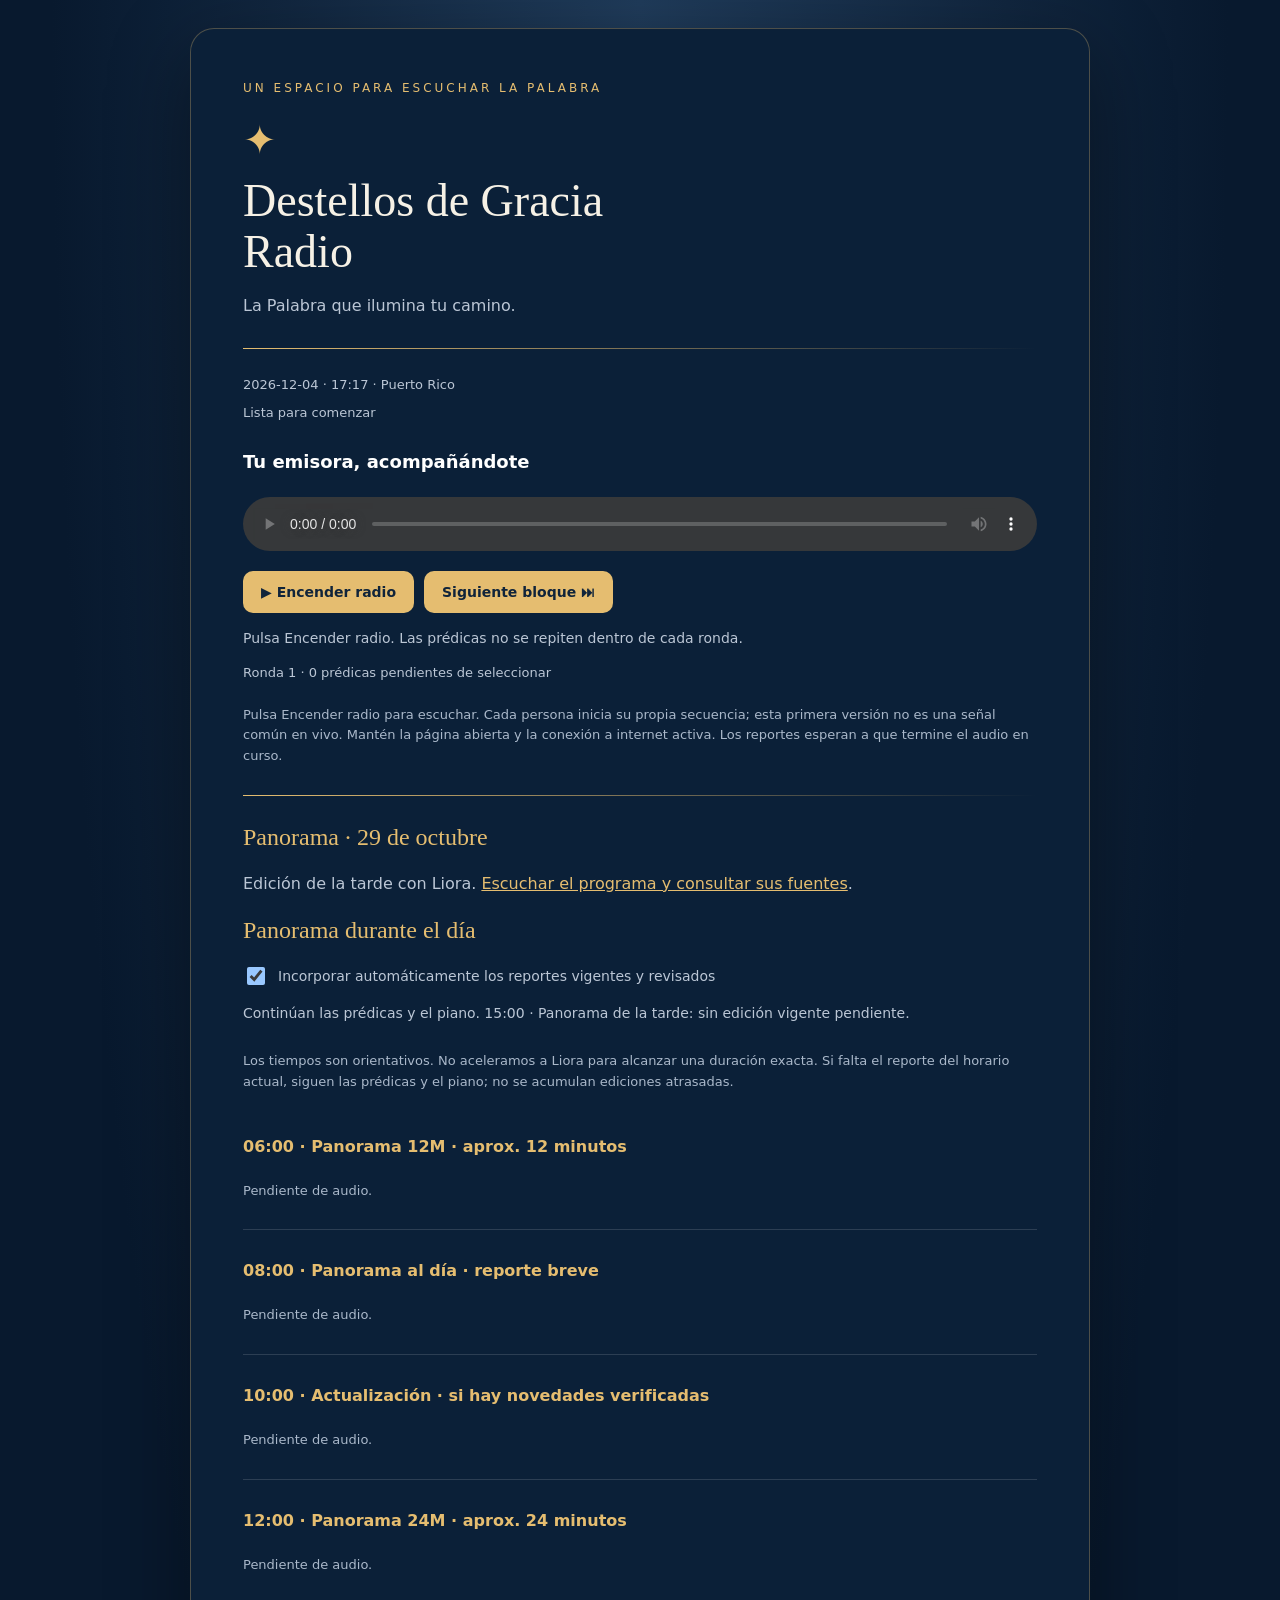
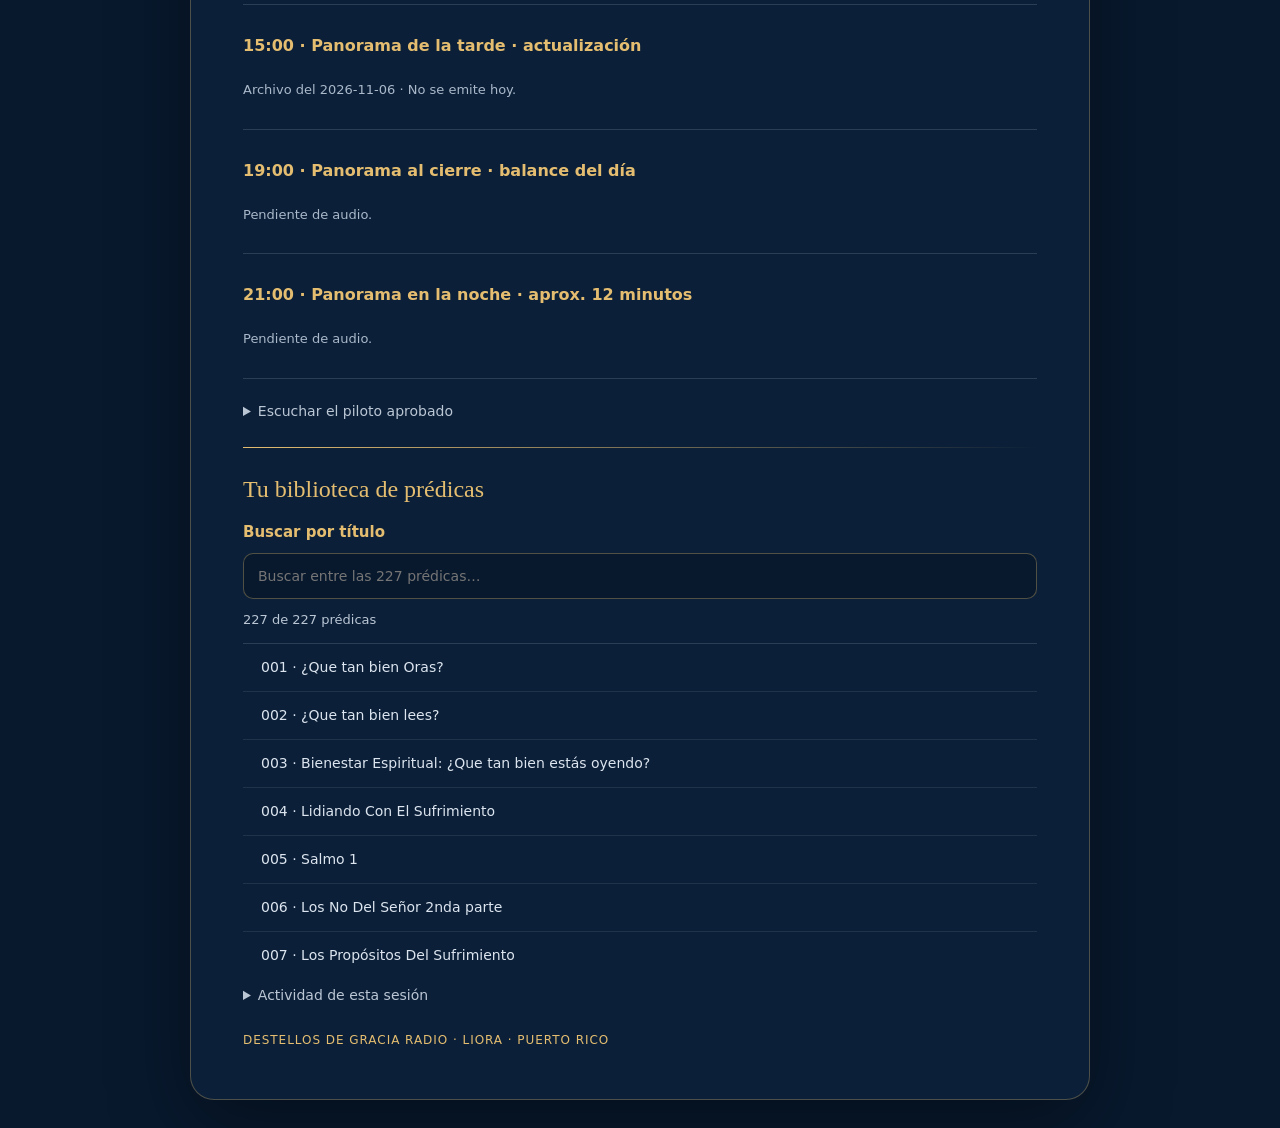
<file: index.html>
<!doctype html>
<html lang="es"><head><meta charset="utf-8"><meta name="viewport" content="width=device-width,initial-scale=1"><title>Destellos de Gracia Radio</title><meta name="description" content="Escucha prédicas bíblicas, la voz de Liora y piano instrumental. Panorama: información y reflexión cristiana desde Puerto Rico."><link rel="stylesheet" href="estilo.css"><link rel="apple-touch-icon" sizes="180x180" href="apple-touch-icon.png"><link rel="icon" type="image/png" sizes="512x512" href="icon-512.png"><link rel="manifest" href="manifest.webmanifest"><meta name="apple-mobile-web-app-title" content="Destellos Radio"><meta name="apple-mobile-web-app-capable" content="yes"><meta name="theme-color" content="#081e31"></head>
<body><main class="radio">
<div class="brand">Un espacio para escuchar la Palabra</div><div class="mark" aria-hidden="true">✦</div>
<h1>Destellos de Gracia<br>Radio</h1>
<p>La Palabra que ilumina tu camino.</p>
<div class="line"></div>
<p id="clock" class="count"></p><p id="kind" class="count">Lista para comenzar</p><h2 id="title" class="track">Tu emisora, acompañándote</h2>
<audio id="player" controls preload="metadata" aria-label="Radio continua"></audio>
<div class="controls"><button id="start" type="button">▶ Encender radio</button><button id="next" type="button">Siguiente bloque ⏭</button></div>
<p id="status" class="status" role="status" aria-live="polite">Pulsa Encender radio. Las prédicas no se repiten dentro de cada ronda.</p>
<p id="round" class="count"></p>
<p class="note">Pulsa Encender radio para escuchar. Cada persona inicia su propia secuencia; esta primera versión no es una señal común en vivo. Mantén la página abierta y la conexión a internet activa. Los reportes esperan a que termine el audio en curso.</p>
<div class="line"></div><h2>Panorama · 29 de octubre</h2><p>Edición de la tarde con Liora. <a href="panorama-2026-10-29.html">Escuchar el programa y consultar sus fuentes</a>.</p><h2>Panorama durante el día</h2>
<label class="options"><input id="schedule" type="checkbox" checked> Incorporar automáticamente los reportes vigentes y revisados</label>
<p id="scheduleStatus" class="status" role="status" aria-live="polite"></p>
<p class="note">Los tiempos son orientativos. No aceleramos a Liora para alcanzar una duración exacta. Si falta el reporte del horario actual, siguen las prédicas y el piano; no se acumulan ediciones atrasadas.</p>
<div id="slots"></div><p id="archiveStatus" class="note" hidden></p>
<details hidden><summary>Cargar un reporte del día</summary>
<div class="upload-row"><label>Espacio<select id="slot"></select></label><label>Fecha de la edición<input id="date" type="date"></label></div>
<label class="options"><input id="reviewed" type="checkbox"> Confirmo que revisé el contenido y que su fecha es correcta</label>
<input id="upload" type="file" accept="audio/*,.wav,.m4a,.mp3"><p id="uploadStatus" class="status" role="status" aria-live="polite"></p>
<p class="note">Este control incorpora un archivo de audio terminado. No investiga noticias ni genera automáticamente una edición nueva.</p>
</details>
<details><summary>Escuchar el piloto aprobado</summary><p class="note">Archivo histórico del 28 de octubre de 2026, de aproximadamente 13:45. Se puede escuchar como prueba, pero no se utiliza automáticamente como un reporte nuevo del día.</p><button id="pilot" type="button">Añadir el piloto al próximo cambio de bloque</button><p id="pilotStatus" class="note"></p><p class="note"><a href="guion-piloto.html">Guion y fuentes del piloto</a></p></details>
<div class="line"></div><h2>Tu biblioteca de prédicas</h2><label class="picker" for="search">Buscar por título</label><input class="search" id="search" type="search" placeholder="Buscar entre las 227 prédicas…"><p id="count" class="count"></p><ol id="library" class="library"></ol>
<details><summary>Actividad de esta sesión</summary><ol id="log" class="log"></ol></details>
<footer>DESTELLOS DE GRACIA RADIO · LIORA · PUERTO RICO</footer>
</main><script src="catalogo.js"></script><script src="motor.js"></script><script src="radio.js"></script></body></html>
</file>
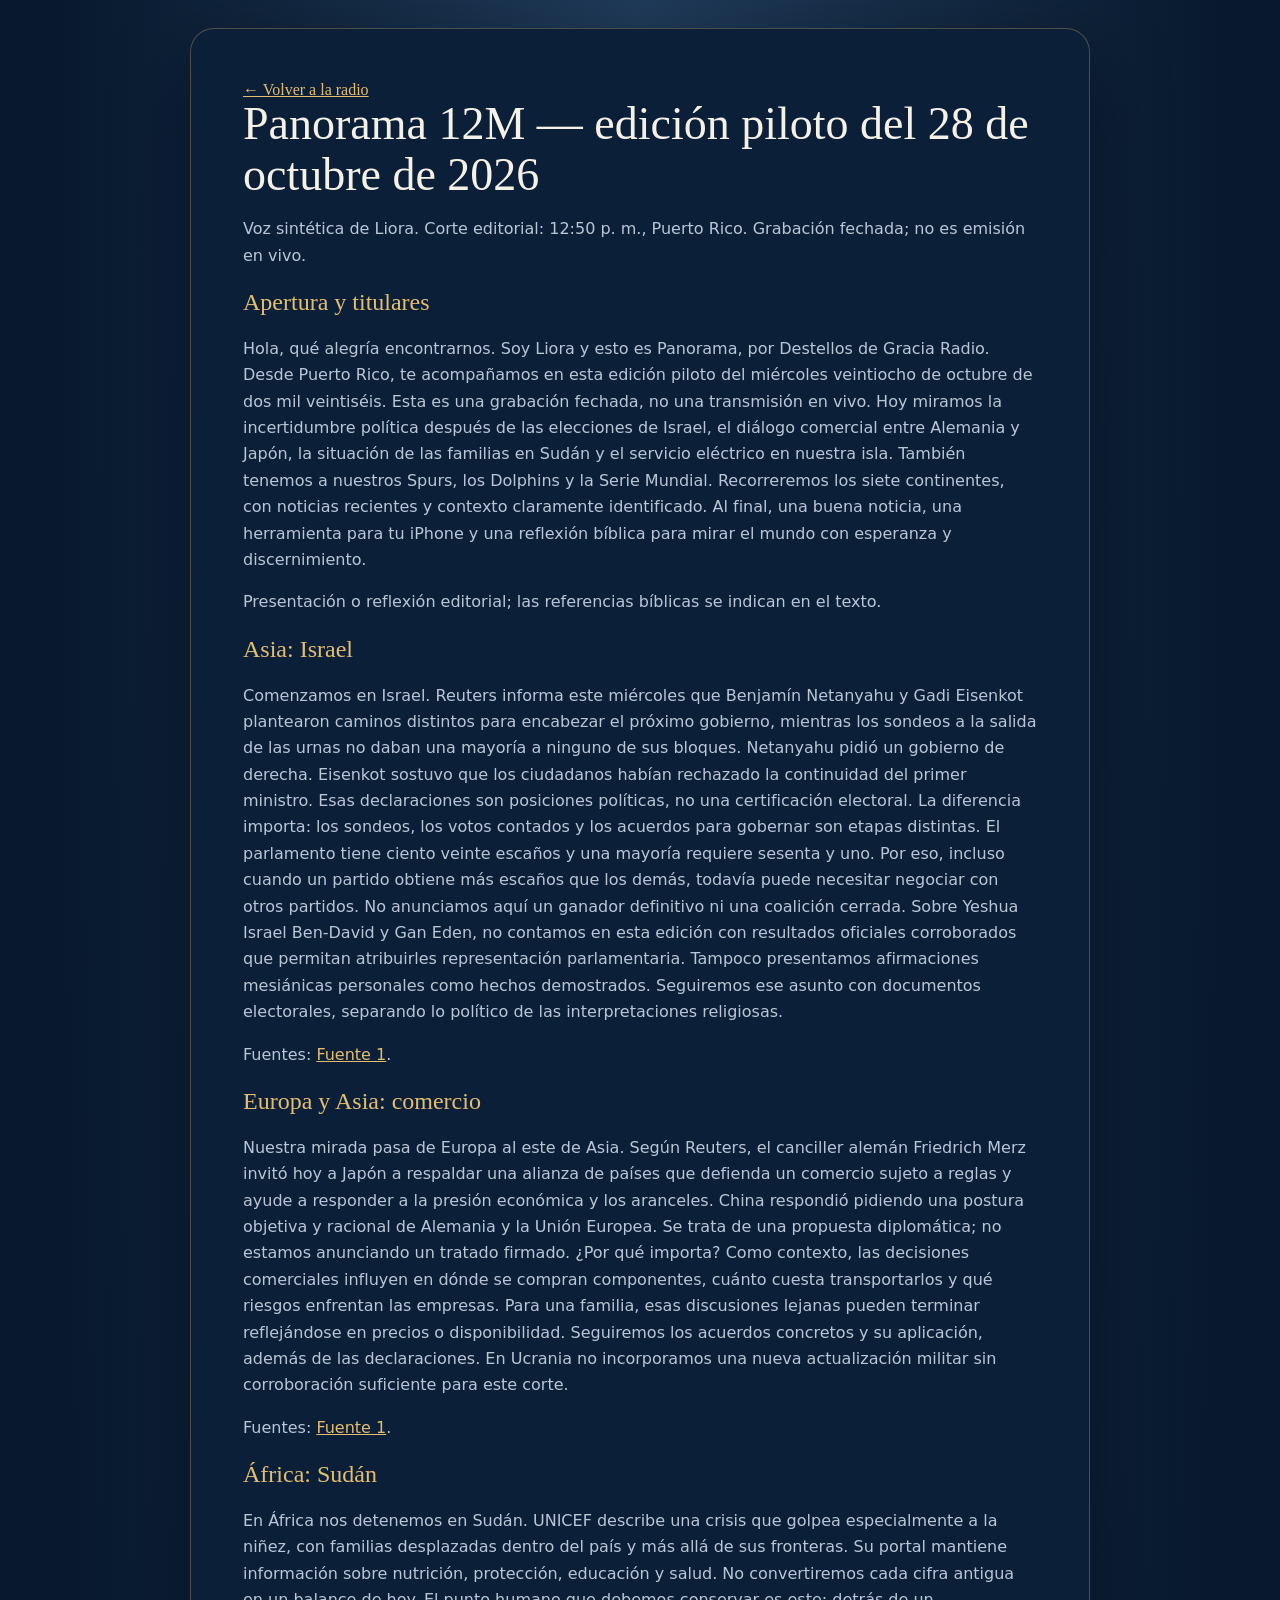
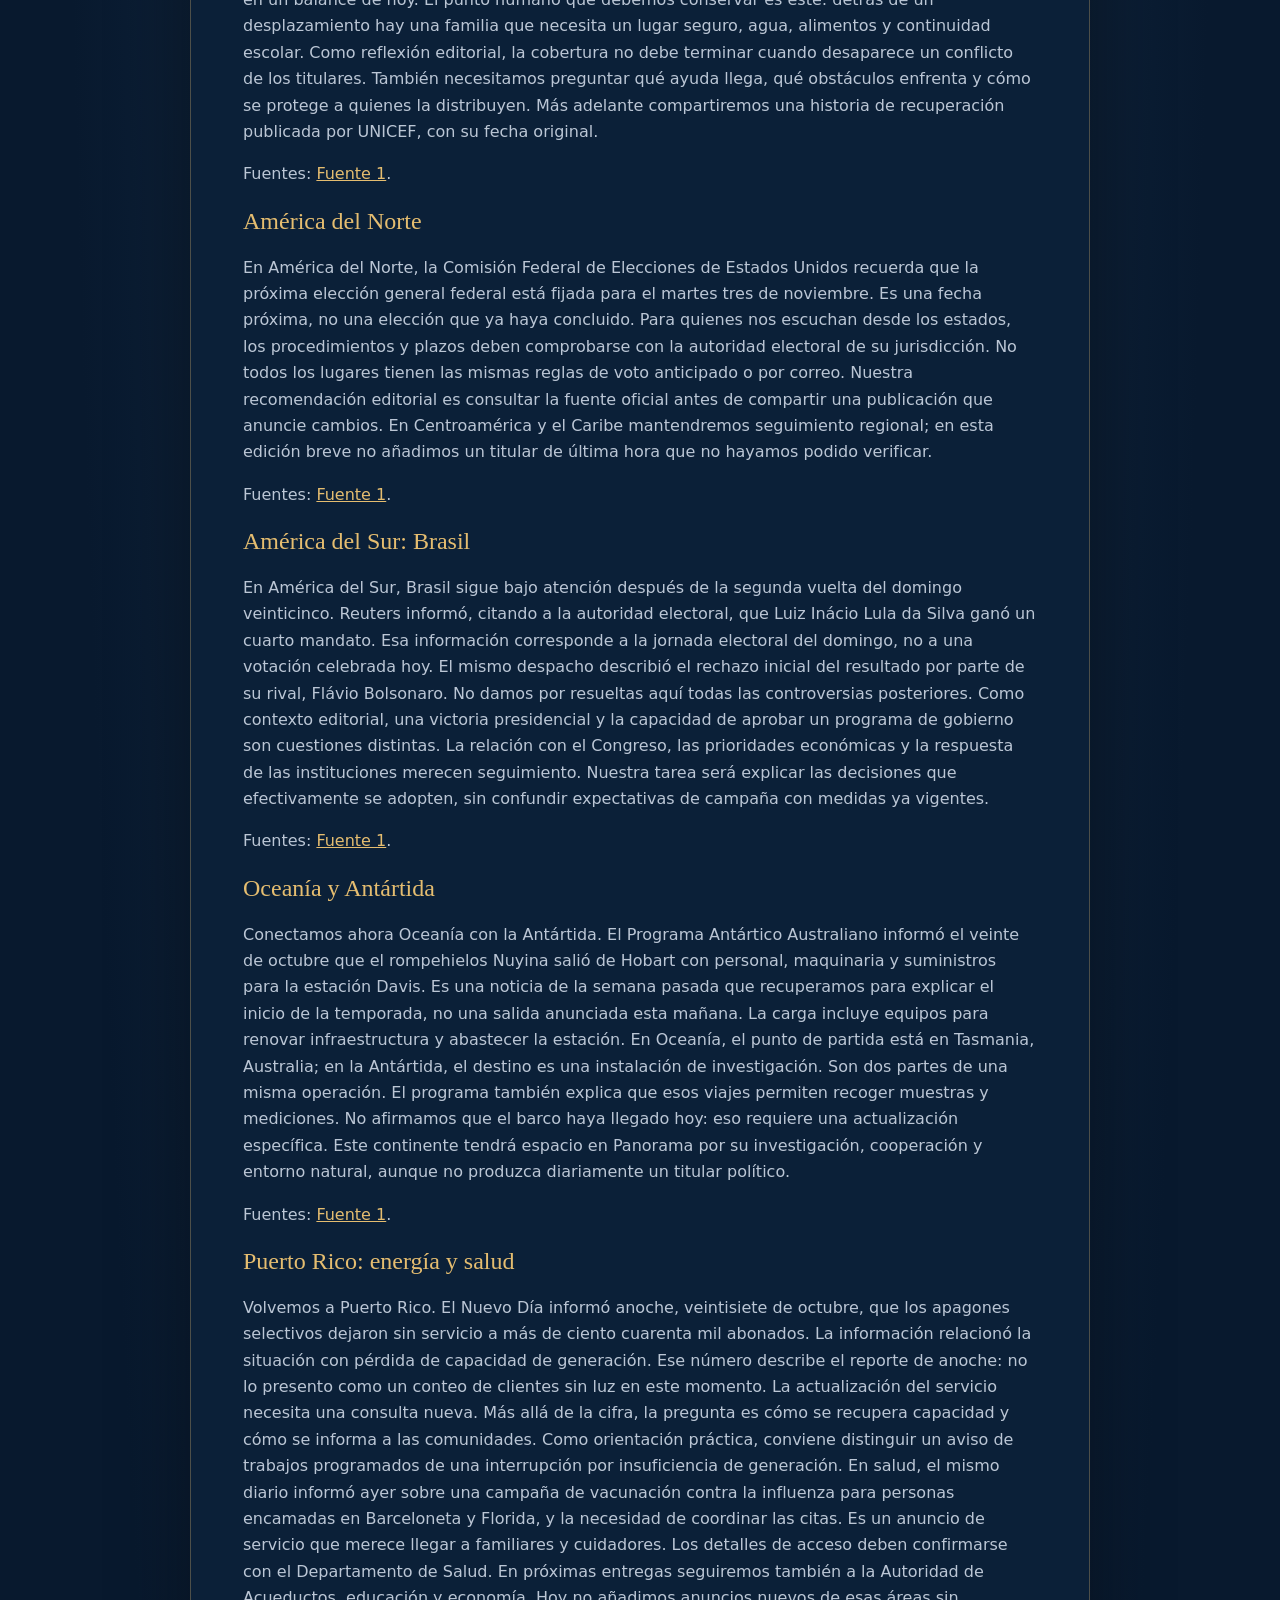
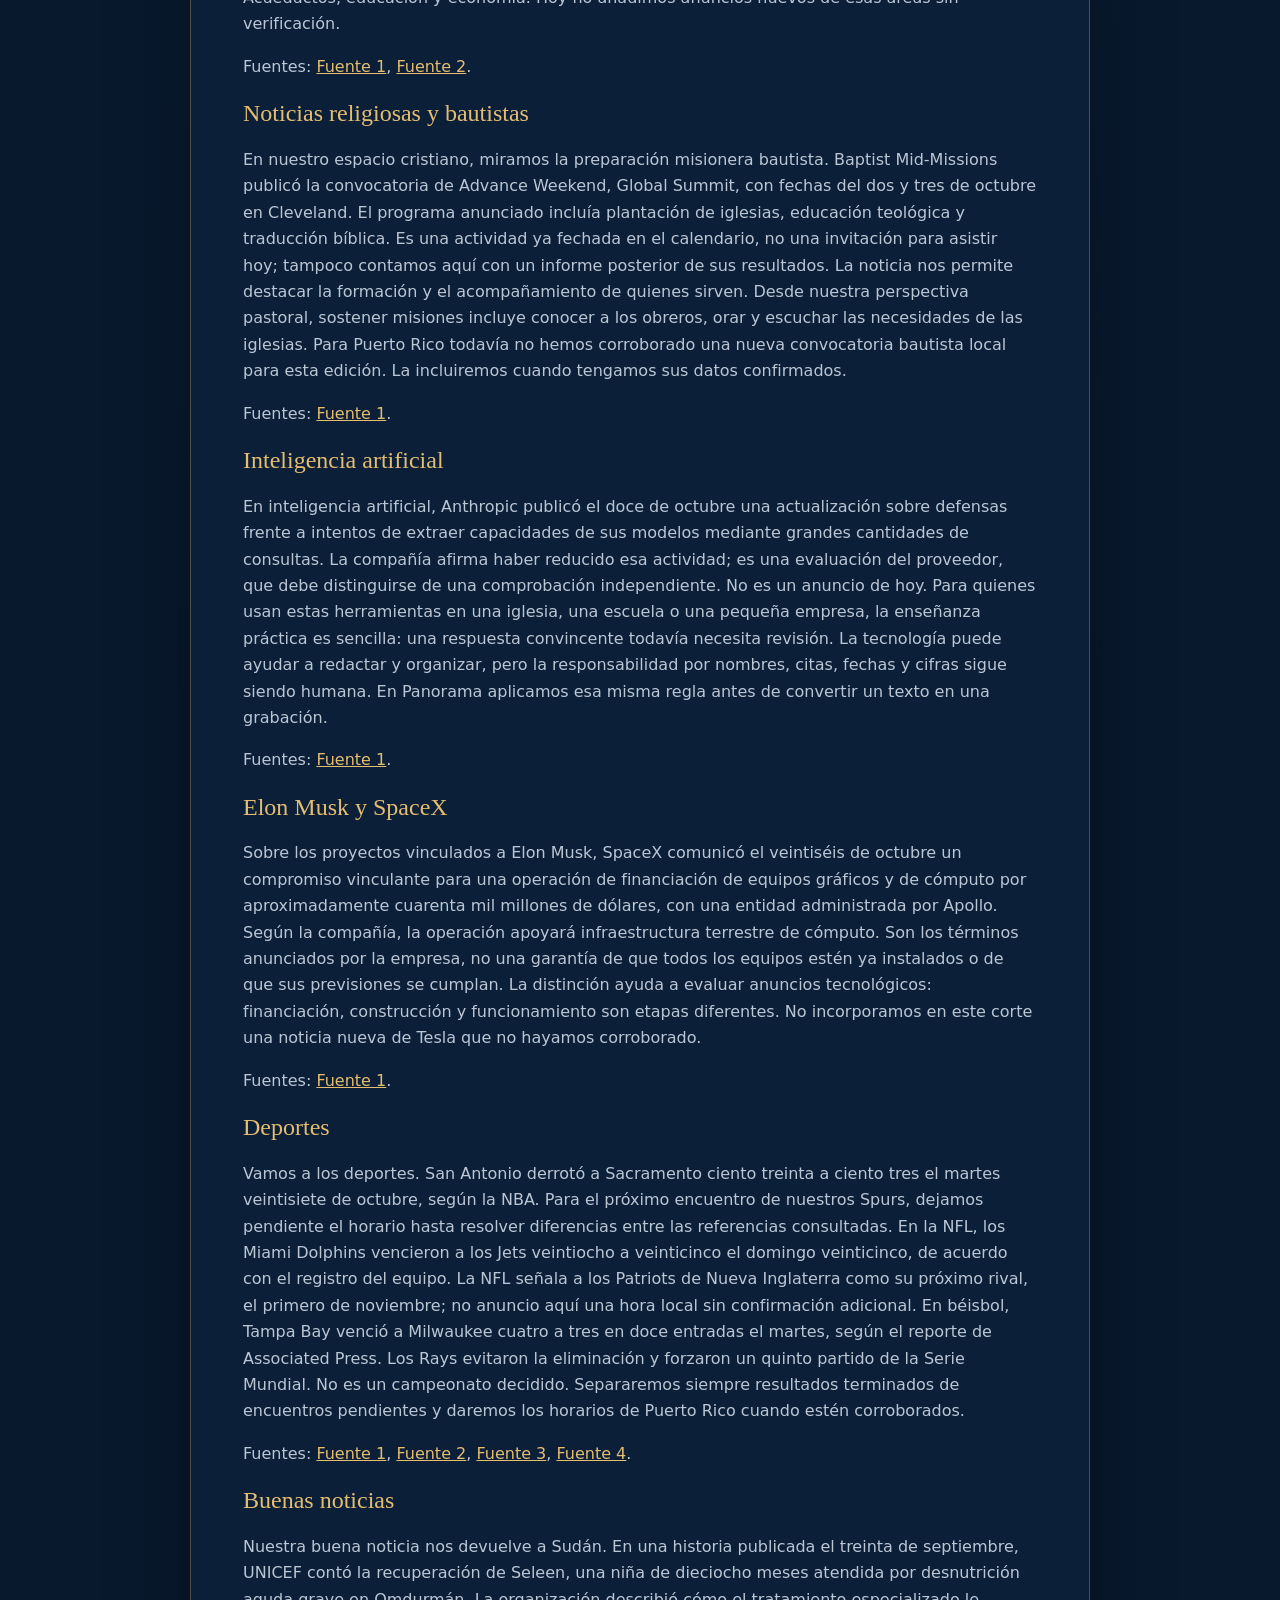
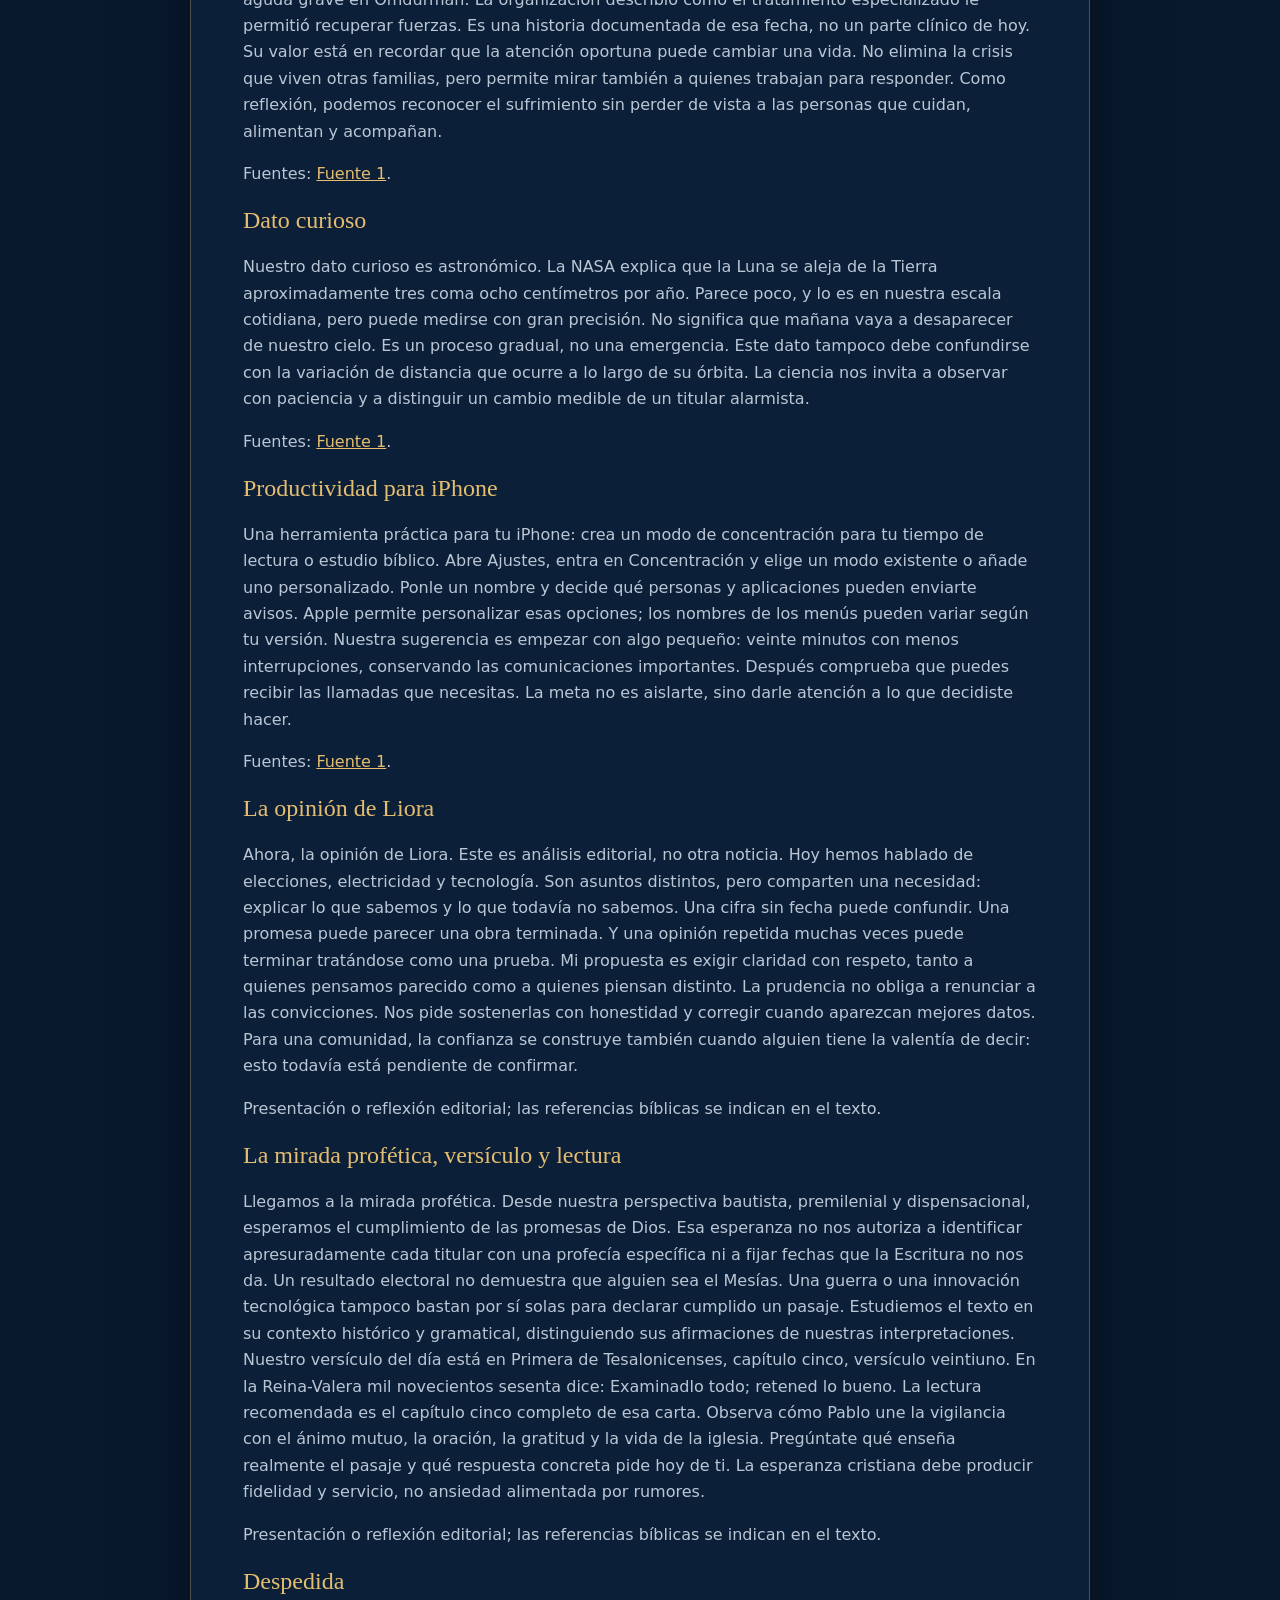
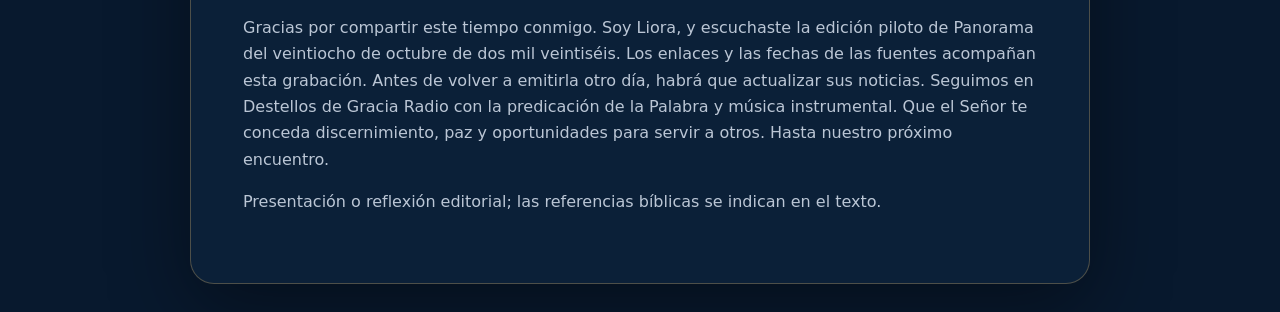
<file: guion-piloto.html>
<!doctype html><html lang="es"><meta charset="utf-8"><meta name="viewport" content="width=device-width,initial-scale=1"><title>Panorama — guion del piloto</title><link rel="stylesheet" href="estilo.css"><body><main class="radio"><a href="./">← Volver a la radio</a><h1>Panorama 12M — edición piloto del 28 de octubre de 2026</h1><p>Voz sintética de Liora. Corte editorial: 12:50 p. m., Puerto Rico. Grabación fechada; no es emisión en vivo.</p><h2>Apertura y titulares</h2><p>Hola, qué alegría encontrarnos. Soy Liora y esto es Panorama, por Destellos de Gracia Radio. Desde Puerto Rico, te acompañamos en esta edición piloto del miércoles veintiocho de octubre de dos mil veintiséis. Esta es una grabación fechada, no una transmisión en vivo. Hoy miramos la incertidumbre política después de las elecciones de Israel, el diálogo comercial entre Alemania y Japón, la situación de las familias en Sudán y el servicio eléctrico en nuestra isla. También tenemos a nuestros Spurs, los Dolphins y la Serie Mundial. Recorreremos los siete continentes, con noticias recientes y contexto claramente identificado. Al final, una buena noticia, una herramienta para tu iPhone y una reflexión bíblica para mirar el mundo con esperanza y discernimiento.</p><p>Presentación o reflexión editorial; las referencias bíblicas se indican en el texto.</p><h2>Asia: Israel</h2><p>Comenzamos en Israel. Reuters informa este miércoles que Benjamín Netanyahu y Gadi Eisenkot plantearon caminos distintos para encabezar el próximo gobierno, mientras los sondeos a la salida de las urnas no daban una mayoría a ninguno de sus bloques. Netanyahu pidió un gobierno de derecha. Eisenkot sostuvo que los ciudadanos habían rechazado la continuidad del primer ministro. Esas declaraciones son posiciones políticas, no una certificación electoral. La diferencia importa: los sondeos, los votos contados y los acuerdos para gobernar son etapas distintas. El parlamento tiene ciento veinte escaños y una mayoría requiere sesenta y uno. Por eso, incluso cuando un partido obtiene más escaños que los demás, todavía puede necesitar negociar con otros partidos. No anunciamos aquí un ganador definitivo ni una coalición cerrada. Sobre Yeshua Israel Ben-David y Gan Eden, no contamos en esta edición con resultados oficiales corroborados que permitan atribuirles representación parlamentaria. Tampoco presentamos afirmaciones mesiánicas personales como hechos demostrados. Seguiremos ese asunto con documentos electorales, separando lo político de las interpretaciones religiosas.</p><p>Fuentes: <a href="https://www.brecorder.com/news/40446295" rel="noopener">Fuente 1</a>.</p><h2>Europa y Asia: comercio</h2><p>Nuestra mirada pasa de Europa al este de Asia. Según Reuters, el canciller alemán Friedrich Merz invitó hoy a Japón a respaldar una alianza de países que defienda un comercio sujeto a reglas y ayude a responder a la presión económica y los aranceles. China respondió pidiendo una postura objetiva y racional de Alemania y la Unión Europea. Se trata de una propuesta diplomática; no estamos anunciando un tratado firmado. ¿Por qué importa? Como contexto, las decisiones comerciales influyen en dónde se compran componentes, cuánto cuesta transportarlos y qué riesgos enfrentan las empresas. Para una familia, esas discusiones lejanas pueden terminar reflejándose en precios o disponibilidad. Seguiremos los acuerdos concretos y su aplicación, además de las declaraciones. En Ucrania no incorporamos una nueva actualización militar sin corroboración suficiente para este corte.</p><p>Fuentes: <a href="https://live.euronext.com/en/financial-news/merz-invites-japan-back-trade-alliance-china-asks-germany-be-rational" rel="noopener">Fuente 1</a>.</p><h2>África: Sudán</h2><p>En África nos detenemos en Sudán. UNICEF describe una crisis que golpea especialmente a la niñez, con familias desplazadas dentro del país y más allá de sus fronteras. Su portal mantiene información sobre nutrición, protección, educación y salud. No convertiremos cada cifra antigua en un balance de hoy. El punto humano que debemos conservar es este: detrás de un desplazamiento hay una familia que necesita un lugar seguro, agua, alimentos y continuidad escolar. Como reflexión editorial, la cobertura no debe terminar cuando desaparece un conflicto de los titulares. También necesitamos preguntar qué ayuda llega, qué obstáculos enfrenta y cómo se protege a quienes la distribuyen. Más adelante compartiremos una historia de recuperación publicada por UNICEF, con su fecha original.</p><p>Fuentes: <a href="https://www.unicef.org/sudan/" rel="noopener">Fuente 1</a>.</p><h2>América del Norte</h2><p>En América del Norte, la Comisión Federal de Elecciones de Estados Unidos recuerda que la próxima elección general federal está fijada para el martes tres de noviembre. Es una fecha próxima, no una elección que ya haya concluido. Para quienes nos escuchan desde los estados, los procedimientos y plazos deben comprobarse con la autoridad electoral de su jurisdicción. No todos los lugares tienen las mismas reglas de voto anticipado o por correo. Nuestra recomendación editorial es consultar la fuente oficial antes de compartir una publicación que anuncie cambios. En Centroamérica y el Caribe mantendremos seguimiento regional; en esta edición breve no añadimos un titular de última hora que no hayamos podido verificar.</p><p>Fuentes: <a href="https://www.fec.gov/introduction-campaign-finance/election-results-and-voting-information/" rel="noopener">Fuente 1</a>.</p><h2>América del Sur: Brasil</h2><p>En América del Sur, Brasil sigue bajo atención después de la segunda vuelta del domingo veinticinco. Reuters informó, citando a la autoridad electoral, que Luiz Inácio Lula da Silva ganó un cuarto mandato. Esa información corresponde a la jornada electoral del domingo, no a una votación celebrada hoy. El mismo despacho describió el rechazo inicial del resultado por parte de su rival, Flávio Bolsonaro. No damos por resueltas aquí todas las controversias posteriores. Como contexto editorial, una victoria presidencial y la capacidad de aprobar un programa de gobierno son cuestiones distintas. La relación con el Congreso, las prioridades económicas y la respuesta de las instituciones merecen seguimiento. Nuestra tarea será explicar las decisiones que efectivamente se adopten, sin confundir expectativas de campaña con medidas ya vigentes.</p><p>Fuentes: <a href="https://www.marketscreener.com/news/brazil-votes-in-tight-runoff-between-leftist-lula-and-bolsonaro-jr-ce785cdfd18bff21" rel="noopener">Fuente 1</a>.</p><h2>Oceanía y Antártida</h2><p>Conectamos ahora Oceanía con la Antártida. El Programa Antártico Australiano informó el veinte de octubre que el rompehielos Nuyina salió de Hobart con personal, maquinaria y suministros para la estación Davis. Es una noticia de la semana pasada que recuperamos para explicar el inicio de la temporada, no una salida anunciada esta mañana. La carga incluye equipos para renovar infraestructura y abastecer la estación. En Oceanía, el punto de partida está en Tasmania, Australia; en la Antártida, el destino es una instalación de investigación. Son dos partes de una misma operación. El programa también explica que esos viajes permiten recoger muestras y mediciones. No afirmamos que el barco haya llegado hoy: eso requiere una actualización específica. Este continente tendrá espacio en Panorama por su investigación, cooperación y entorno natural, aunque no produzca diariamente un titular político.</p><p>Fuentes: <a href="https://www.antarctica.gov.au/news/2026/rsv-nuyina-takes-expeditioners-excavators-to-davis-research-station-as-major-construction-project-begins/" rel="noopener">Fuente 1</a>.</p><h2>Puerto Rico: energía y salud</h2><p>Volvemos a Puerto Rico. El Nuevo Día informó anoche, veintisiete de octubre, que los apagones selectivos dejaron sin servicio a más de ciento cuarenta mil abonados. La información relacionó la situación con pérdida de capacidad de generación. Ese número describe el reporte de anoche: no lo presento como un conteo de clientes sin luz en este momento. La actualización del servicio necesita una consulta nueva. Más allá de la cifra, la pregunta es cómo se recupera capacidad y cómo se informa a las comunidades. Como orientación práctica, conviene distinguir un aviso de trabajos programados de una interrupción por insuficiencia de generación. En salud, el mismo diario informó ayer sobre una campaña de vacunación contra la influenza para personas encamadas en Barceloneta y Florida, y la necesidad de coordinar las citas. Es un anuncio de servicio que merece llegar a familiares y cuidadores. Los detalles de acceso deben confirmarse con el Departamento de Salud. En próximas entregas seguiremos también a la Autoridad de Acueductos, educación y economía. Hoy no añadimos anuncios nuevos de esas áreas sin verificación.</p><p>Fuentes: <a href="https://www.elnuevodia.com/noticias/locales/notas/100000-abonados-sin-luz-luma-energy-pronostica-apagones-selectivos-por-falta-de-generacion/" rel="noopener">Fuente 1</a>, <a href="https://www.elnuevodia.com/noticias/locales/notas/departamento-de-salud-inicia-campana-para-vacunar-contra-la-influenza-a-personas-encamadas-en-barceloneta-y-florida/" rel="noopener">Fuente 2</a>.</p><h2>Noticias religiosas y bautistas</h2><p>En nuestro espacio cristiano, miramos la preparación misionera bautista. Baptist Mid-Missions publicó la convocatoria de Advance Weekend, Global Summit, con fechas del dos y tres de octubre en Cleveland. El programa anunciado incluía plantación de iglesias, educación teológica y traducción bíblica. Es una actividad ya fechada en el calendario, no una invitación para asistir hoy; tampoco contamos aquí con un informe posterior de sus resultados. La noticia nos permite destacar la formación y el acompañamiento de quienes sirven. Desde nuestra perspectiva pastoral, sostener misiones incluye conocer a los obreros, orar y escuchar las necesidades de las iglesias. Para Puerto Rico todavía no hemos corroborado una nueva convocatoria bautista local para esta edición. La incluiremos cuando tengamos sus datos confirmados.</p><p>Fuentes: <a href="https://www.bmm.org/advance-weekend" rel="noopener">Fuente 1</a>.</p><h2>Inteligencia artificial</h2><p>En inteligencia artificial, Anthropic publicó el doce de octubre una actualización sobre defensas frente a intentos de extraer capacidades de sus modelos mediante grandes cantidades de consultas. La compañía afirma haber reducido esa actividad; es una evaluación del proveedor, que debe distinguirse de una comprobación independiente. No es un anuncio de hoy. Para quienes usan estas herramientas en una iglesia, una escuela o una pequeña empresa, la enseñanza práctica es sencilla: una respuesta convincente todavía necesita revisión. La tecnología puede ayudar a redactar y organizar, pero la responsabilidad por nombres, citas, fechas y cifras sigue siendo humana. En Panorama aplicamos esa misma regla antes de convertir un texto en una grabación.</p><p>Fuentes: <a href="https://www.anthropic.com/news/distillation-defenses" rel="noopener">Fuente 1</a>.</p><h2>Elon Musk y SpaceX</h2><p>Sobre los proyectos vinculados a Elon Musk, SpaceX comunicó el veintiséis de octubre un compromiso vinculante para una operación de financiación de equipos gráficos y de cómputo por aproximadamente cuarenta mil millones de dólares, con una entidad administrada por Apollo. Según la compañía, la operación apoyará infraestructura terrestre de cómputo. Son los términos anunciados por la empresa, no una garantía de que todos los equipos estén ya instalados o de que sus previsiones se cumplan. La distinción ayuda a evaluar anuncios tecnológicos: financiación, construcción y funcionamiento son etapas diferentes. No incorporamos en este corte una noticia nueva de Tesla que no hayamos corroborado.</p><p>Fuentes: <a href="https://ir.spacex.com/updates/releases-details/2026/SPACEX-SECURES-40-BILLION-IN-THE-LARGEST-GPU-FINANCING-EVER-2026-EnDqGhTAB3/default.aspx" rel="noopener">Fuente 1</a>.</p><h2>Deportes</h2><p>Vamos a los deportes. San Antonio derrotó a Sacramento ciento treinta a ciento tres el martes veintisiete de octubre, según la NBA. Para el próximo encuentro de nuestros Spurs, dejamos pendiente el horario hasta resolver diferencias entre las referencias consultadas. En la NFL, los Miami Dolphins vencieron a los Jets veintiocho a veinticinco el domingo veinticinco, de acuerdo con el registro del equipo. La NFL señala a los Patriots de Nueva Inglaterra como su próximo rival, el primero de noviembre; no anuncio aquí una hora local sin confirmación adicional. En béisbol, Tampa Bay venció a Milwaukee cuatro a tres en doce entradas el martes, según el reporte de Associated Press. Los Rays evitaron la eliminación y forzaron un quinto partido de la Serie Mundial. No es un campeonato decidido. Separaremos siempre resultados terminados de encuentros pendientes y daremos los horarios de Puerto Rico cuando estén corroborados.</p><p>Fuentes: <a href="https://www.nba.com/game/0022600130" rel="noopener">Fuente 1</a>, <a href="https://www.miamidolphins.com/schedule/" rel="noopener">Fuente 2</a>, <a href="https://www.nfl.com/teams/miami-dolphins/" rel="noopener">Fuente 3</a>, <a href="https://apnews.com/article/8b8b1c9dba76a30e74ddaca2a929847b" rel="noopener">Fuente 4</a>.</p><h2>Buenas noticias</h2><p>Nuestra buena noticia nos devuelve a Sudán. En una historia publicada el treinta de septiembre, UNICEF contó la recuperación de Seleen, una niña de dieciocho meses atendida por desnutrición aguda grave en Omdurmán. La organización describió cómo el tratamiento especializado le permitió recuperar fuerzas. Es una historia documentada de esa fecha, no un parte clínico de hoy. Su valor está en recordar que la atención oportuna puede cambiar una vida. No elimina la crisis que viven otras familias, pero permite mirar también a quienes trabajan para responder. Como reflexión, podemos reconocer el sufrimiento sin perder de vista a las personas que cuidan, alimentan y acompañan.</p><p>Fuentes: <a href="https://www.unicef.org/sudan/stories/seleen-getting-stronger" rel="noopener">Fuente 1</a>.</p><h2>Dato curioso</h2><p>Nuestro dato curioso es astronómico. La NASA explica que la Luna se aleja de la Tierra aproximadamente tres coma ocho centímetros por año. Parece poco, y lo es en nuestra escala cotidiana, pero puede medirse con gran precisión. No significa que mañana vaya a desaparecer de nuestro cielo. Es un proceso gradual, no una emergencia. Este dato tampoco debe confundirse con la variación de distancia que ocurre a lo largo de su órbita. La ciencia nos invita a observar con paciencia y a distinguir un cambio medible de un titular alarmista.</p><p>Fuentes: <a href="https://science.nasa.gov/wp-content/uploads/2023/05/ladee-press-kit-08292013.pdf" rel="noopener">Fuente 1</a>.</p><h2>Productividad para iPhone</h2><p>Una herramienta práctica para tu iPhone: crea un modo de concentración para tu tiempo de lectura o estudio bíblico. Abre Ajustes, entra en Concentración y elige un modo existente o añade uno personalizado. Ponle un nombre y decide qué personas y aplicaciones pueden enviarte avisos. Apple permite personalizar esas opciones; los nombres de los menús pueden variar según tu versión. Nuestra sugerencia es empezar con algo pequeño: veinte minutos con menos interrupciones, conservando las comunicaciones importantes. Después comprueba que puedes recibir las llamadas que necesitas. La meta no es aislarte, sino darle atención a lo que decidiste hacer.</p><p>Fuentes: <a href="https://support.apple.com/es-es/guide/iphone/iphd6288a67f/ios" rel="noopener">Fuente 1</a>.</p><h2>La opinión de Liora</h2><p>Ahora, la opinión de Liora. Este es análisis editorial, no otra noticia. Hoy hemos hablado de elecciones, electricidad y tecnología. Son asuntos distintos, pero comparten una necesidad: explicar lo que sabemos y lo que todavía no sabemos. Una cifra sin fecha puede confundir. Una promesa puede parecer una obra terminada. Y una opinión repetida muchas veces puede terminar tratándose como una prueba. Mi propuesta es exigir claridad con respeto, tanto a quienes pensamos parecido como a quienes piensan distinto. La prudencia no obliga a renunciar a las convicciones. Nos pide sostenerlas con honestidad y corregir cuando aparezcan mejores datos. Para una comunidad, la confianza se construye también cuando alguien tiene la valentía de decir: esto todavía está pendiente de confirmar.</p><p>Presentación o reflexión editorial; las referencias bíblicas se indican en el texto.</p><h2>La mirada profética, versículo y lectura</h2><p>Llegamos a la mirada profética. Desde nuestra perspectiva bautista, premilenial y dispensacional, esperamos el cumplimiento de las promesas de Dios. Esa esperanza no nos autoriza a identificar apresuradamente cada titular con una profecía específica ni a fijar fechas que la Escritura no nos da. Un resultado electoral no demuestra que alguien sea el Mesías. Una guerra o una innovación tecnológica tampoco bastan por sí solas para declarar cumplido un pasaje. Estudiemos el texto en su contexto histórico y gramatical, distinguiendo sus afirmaciones de nuestras interpretaciones. Nuestro versículo del día está en Primera de Tesalonicenses, capítulo cinco, versículo veintiuno. En la Reina-Valera mil novecientos sesenta dice: Examinadlo todo; retened lo bueno. La lectura recomendada es el capítulo cinco completo de esa carta. Observa cómo Pablo une la vigilancia con el ánimo mutuo, la oración, la gratitud y la vida de la iglesia. Pregúntate qué enseña realmente el pasaje y qué respuesta concreta pide hoy de ti. La esperanza cristiana debe producir fidelidad y servicio, no ansiedad alimentada por rumores.</p><p>Presentación o reflexión editorial; las referencias bíblicas se indican en el texto.</p><h2>Despedida</h2><p>Gracias por compartir este tiempo conmigo. Soy Liora, y escuchaste la edición piloto de Panorama del veintiocho de octubre de dos mil veintiséis. Los enlaces y las fechas de las fuentes acompañan esta grabación. Antes de volver a emitirla otro día, habrá que actualizar sus noticias. Seguimos en Destellos de Gracia Radio con la predicación de la Palabra y música instrumental. Que el Señor te conceda discernimiento, paz y oportunidades para servir a otros. Hasta nuestro próximo encuentro.</p><p>Presentación o reflexión editorial; las referencias bíblicas se indican en el texto.</p><p></p></main></body></html>
</file>
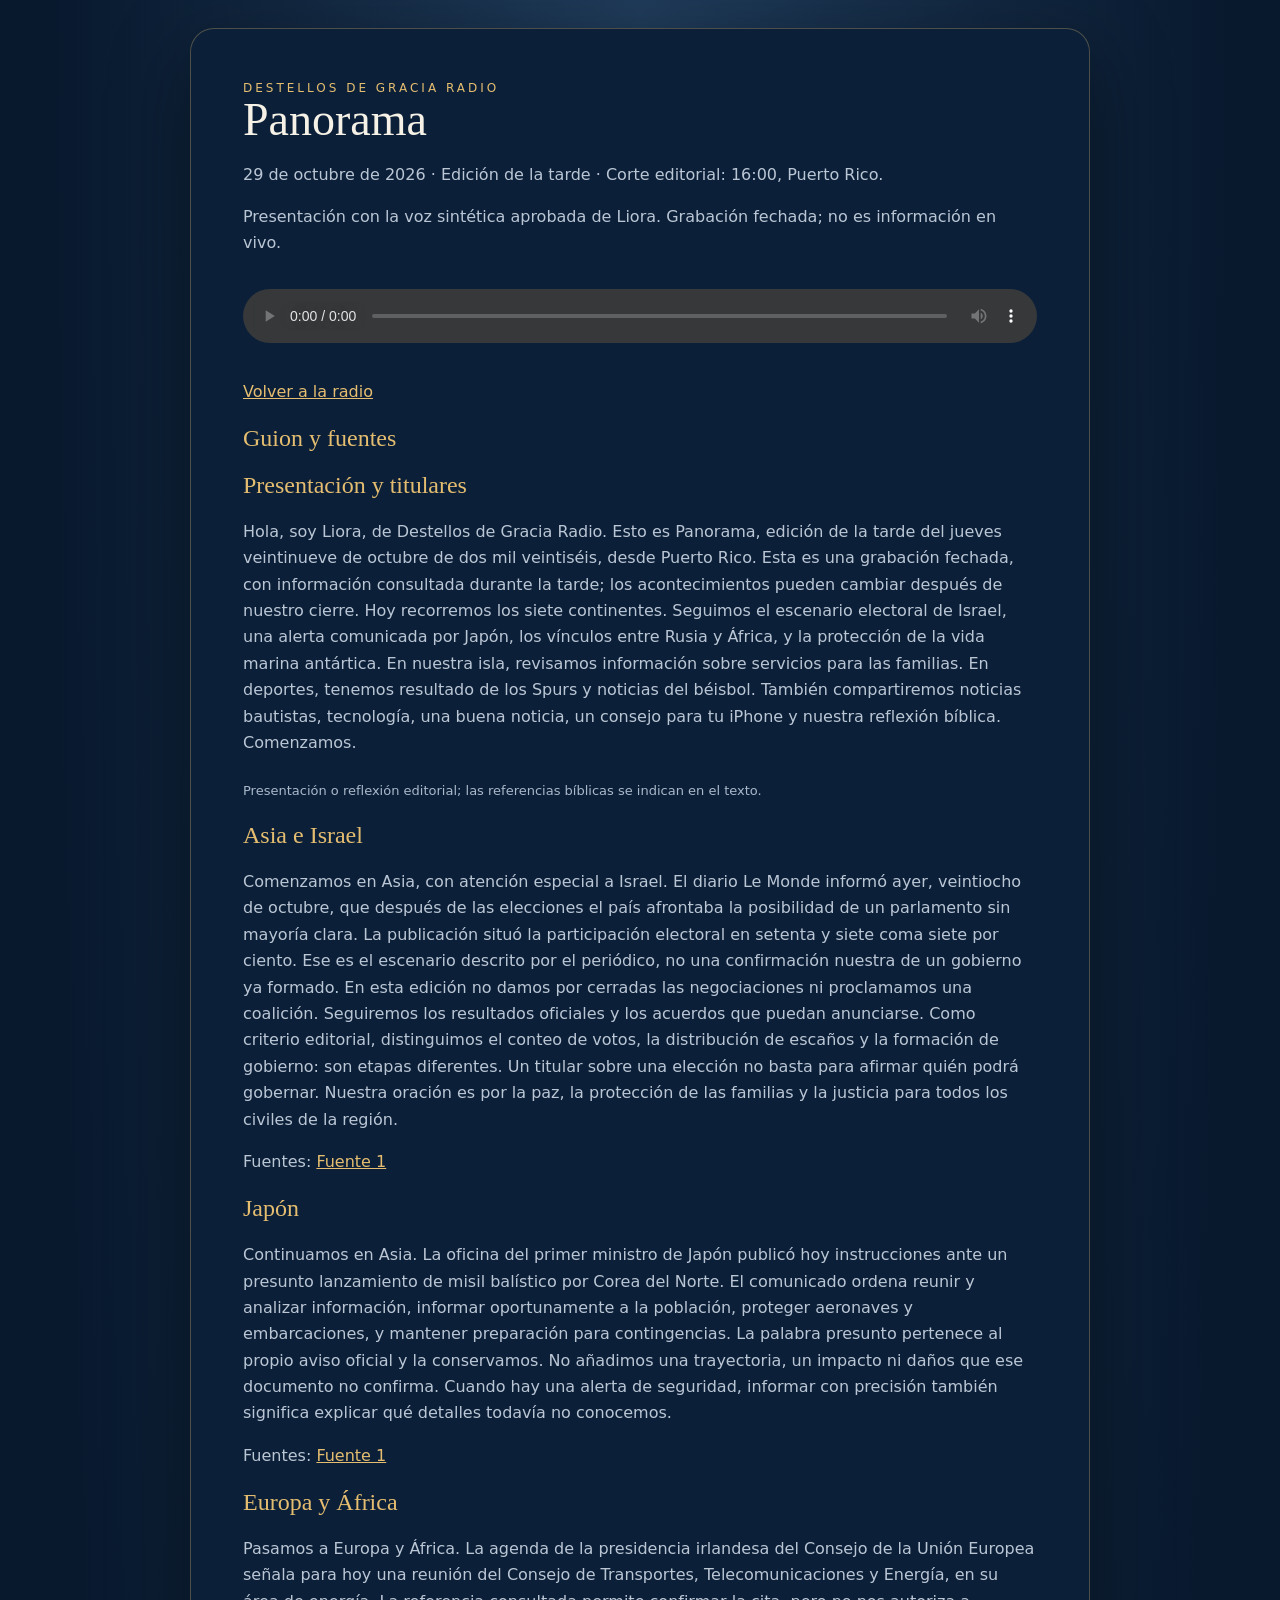
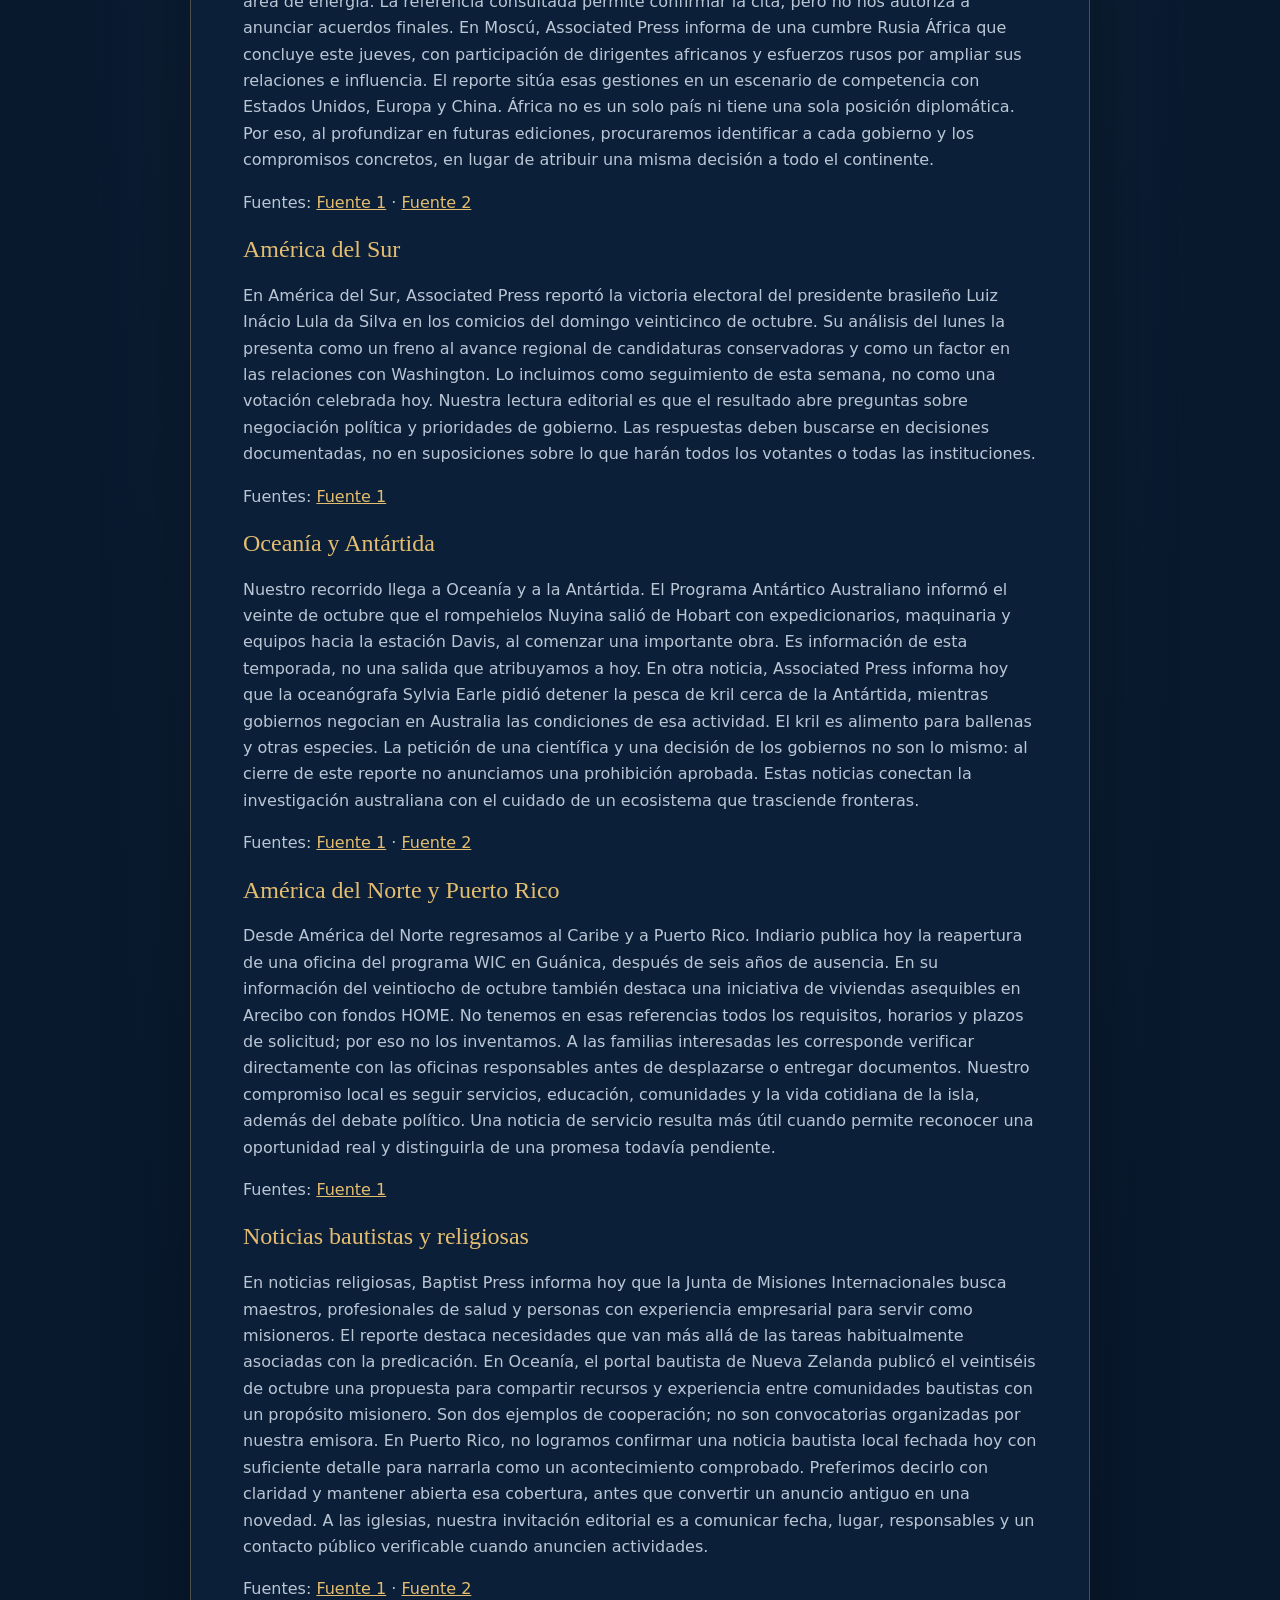
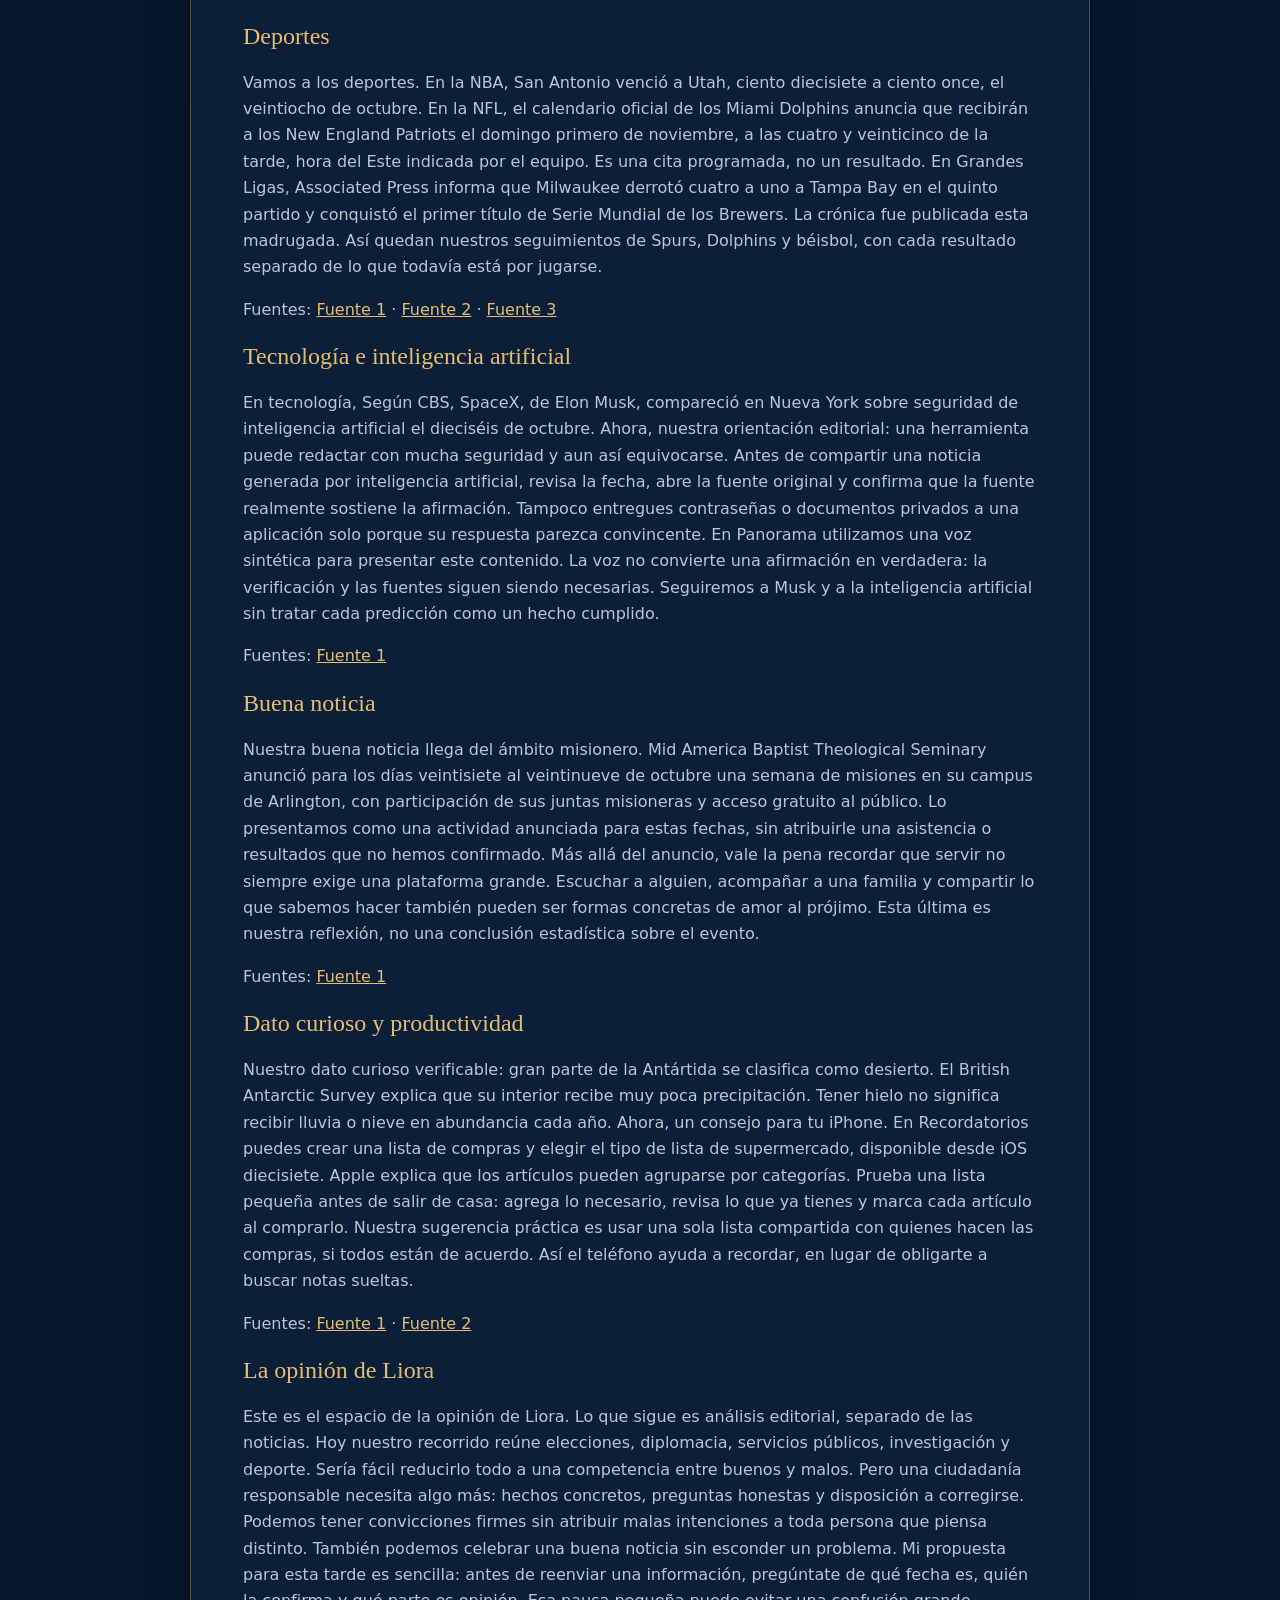
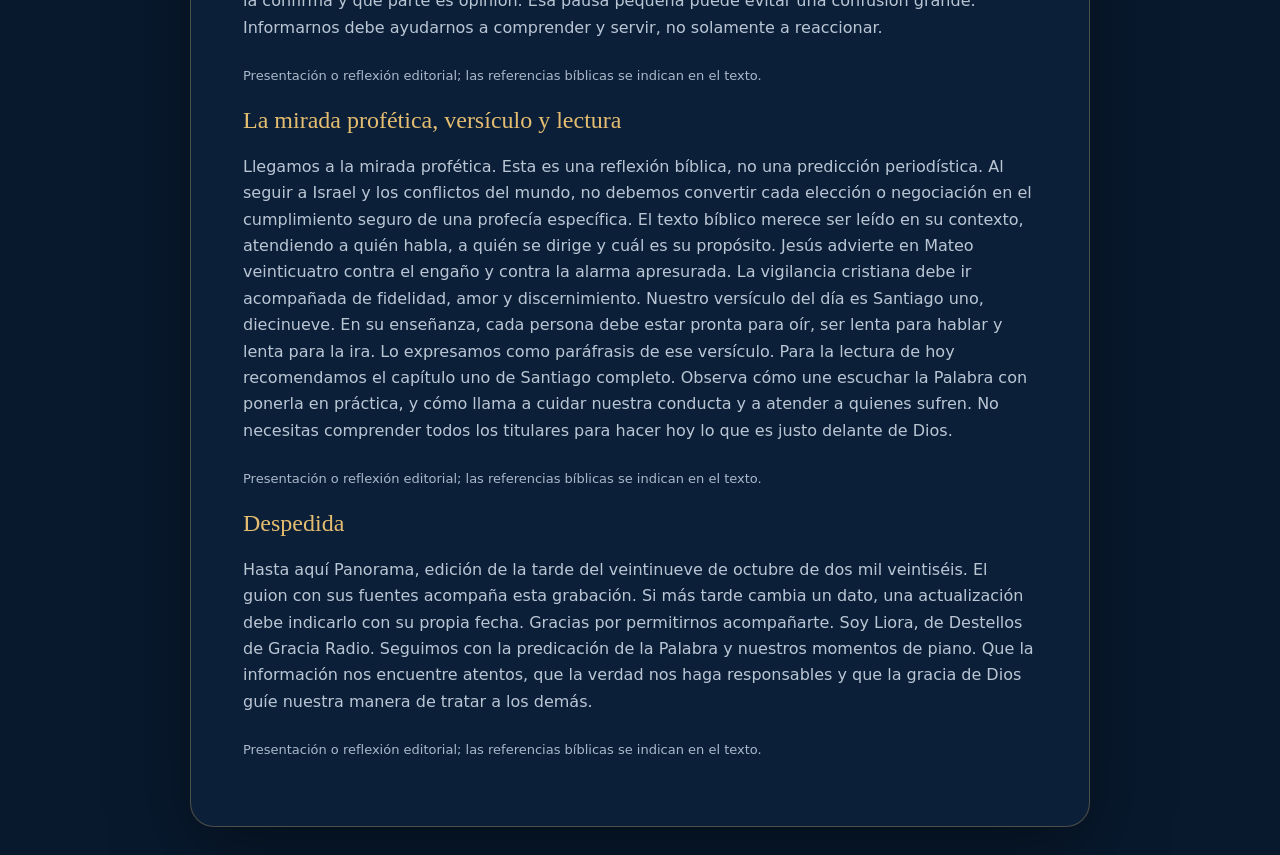
<file: panorama-2026-10-29.html>
<!doctype html><html lang="es"><head><meta charset="utf-8"><meta name="viewport" content="width=device-width, initial-scale=1"><title>Panorama — 29 de octubre de 2026</title><link rel="stylesheet" href="estilo.css"></head><body><main class="radio"><div class="brand">DESTELLOS DE GRACIA RADIO</div><h1>Panorama</h1><p>29 de octubre de 2026 · Edición de la tarde · Corte editorial: 16:00, Puerto Rico.</p><p>Presentación con la voz sintética aprobada de Liora. Grabación fechada; no es información en vivo.</p><audio controls preload="metadata" src="panorama-2026-10-29-tarde.m4a" style="width:100%"></audio><p><a href="./">Volver a la radio</a></p><h2>Guion y fuentes</h2><h2>Presentación y titulares</h2><p>Hola, soy Liora, de Destellos de Gracia Radio. Esto es Panorama, edición de la tarde del jueves veintinueve de octubre de dos mil veintiséis, desde Puerto Rico. Esta es una grabación fechada, con información consultada durante la tarde; los acontecimientos pueden cambiar después de nuestro cierre. Hoy recorremos los siete continentes. Seguimos el escenario electoral de Israel, una alerta comunicada por Japón, los vínculos entre Rusia y África, y la protección de la vida marina antártica. En nuestra isla, revisamos información sobre servicios para las familias. En deportes, tenemos resultado de los Spurs y noticias del béisbol. También compartiremos noticias bautistas, tecnología, una buena noticia, un consejo para tu iPhone y nuestra reflexión bíblica. Comenzamos.</p><p class="note">Presentación o reflexión editorial; las referencias bíblicas se indican en el texto.</p><h2>Asia e Israel</h2><p>Comenzamos en Asia, con atención especial a Israel. El diario Le Monde informó ayer, veintiocho de octubre, que después de las elecciones el país afrontaba la posibilidad de un parlamento sin mayoría clara. La publicación situó la participación electoral en setenta y siete coma siete por ciento. Ese es el escenario descrito por el periódico, no una confirmación nuestra de un gobierno ya formado. En esta edición no damos por cerradas las negociaciones ni proclamamos una coalición. Seguiremos los resultados oficiales y los acuerdos que puedan anunciarse. Como criterio editorial, distinguimos el conteo de votos, la distribución de escaños y la formación de gobierno: son etapas diferentes. Un titular sobre una elección no basta para afirmar quién podrá gobernar. Nuestra oración es por la paz, la protección de las familias y la justicia para todos los civiles de la región.</p><p>Fuentes: <a href="https://www.lemonde.fr/en/international/article/2026/10/28/israel-faces-prospect-of-parliament-without-a-majority-after-crucial-elections_6765773_4.html">Fuente 1</a></p><h2>Japón</h2><p>Continuamos en Asia. La oficina del primer ministro de Japón publicó hoy instrucciones ante un presunto lanzamiento de misil balístico por Corea del Norte. El comunicado ordena reunir y analizar información, informar oportunamente a la población, proteger aeronaves y embarcaciones, y mantener preparación para contingencias. La palabra presunto pertenece al propio aviso oficial y la conservamos. No añadimos una trayectoria, un impacto ni daños que ese documento no confirma. Cuando hay una alerta de seguridad, informar con precisión también significa explicar qué detalles todavía no conocemos.</p><p>Fuentes: <a href="https://japan.kantei.go.jp/105/statement/202610/29shiji.html">Fuente 1</a></p><h2>Europa y África</h2><p>Pasamos a Europa y África. La agenda de la presidencia irlandesa del Consejo de la Unión Europea señala para hoy una reunión del Consejo de Transportes, Telecomunicaciones y Energía, en su área de energía. La referencia consultada permite confirmar la cita, pero no nos autoriza a anunciar acuerdos finales. En Moscú, Associated Press informa de una cumbre Rusia África que concluye este jueves, con participación de dirigentes africanos y esfuerzos rusos por ampliar sus relaciones e influencia. El reporte sitúa esas gestiones en un escenario de competencia con Estados Unidos, Europa y China. África no es un solo país ni tiene una sola posición diplomática. Por eso, al profundizar en futuras ediciones, procuraremos identificar a cada gobierno y los compromisos concretos, en lugar de atribuir una misma decisión a todo el continente.</p><p>Fuentes: <a href="https://irish-presidency.consilium.europa.eu/en/events/transport-telecommunications-and-energy-council-energy-2910/">Fuente 1</a> · <a href="https://apnews.com/article/7fa56468d33f98dade1996202fb1f469">Fuente 2</a></p><h2>América del Sur</h2><p>En América del Sur, Associated Press reportó la victoria electoral del presidente brasileño Luiz Inácio Lula da Silva en los comicios del domingo veinticinco de octubre. Su análisis del lunes la presenta como un freno al avance regional de candidaturas conservadoras y como un factor en las relaciones con Washington. Lo incluimos como seguimiento de esta semana, no como una votación celebrada hoy. Nuestra lectura editorial es que el resultado abre preguntas sobre negociación política y prioridades de gobierno. Las respuestas deben buscarse en decisiones documentadas, no en suposiciones sobre lo que harán todos los votantes o todas las instituciones.</p><p>Fuentes: <a href="https://apnews.com/article/03308034b03be5e3dd1ee65b9fc9e90d">Fuente 1</a></p><h2>Oceanía y Antártida</h2><p>Nuestro recorrido llega a Oceanía y a la Antártida. El Programa Antártico Australiano informó el veinte de octubre que el rompehielos Nuyina salió de Hobart con expedicionarios, maquinaria y equipos hacia la estación Davis, al comenzar una importante obra. Es información de esta temporada, no una salida que atribuyamos a hoy. En otra noticia, Associated Press informa hoy que la oceanógrafa Sylvia Earle pidió detener la pesca de kril cerca de la Antártida, mientras gobiernos negocian en Australia las condiciones de esa actividad. El kril es alimento para ballenas y otras especies. La petición de una científica y una decisión de los gobiernos no son lo mismo: al cierre de este reporte no anunciamos una prohibición aprobada. Estas noticias conectan la investigación australiana con el cuidado de un ecosistema que trasciende fronteras.</p><p>Fuentes: <a href="https://www.antarctica.gov.au/news/2026/">Fuente 1</a> · <a href="https://apnews.com/article/26e89a7c94632e5ac39c5572f6460428">Fuente 2</a></p><h2>América del Norte y Puerto Rico</h2><p>Desde América del Norte regresamos al Caribe y a Puerto Rico. Indiario publica hoy la reapertura de una oficina del programa WIC en Guánica, después de seis años de ausencia. En su información del veintiocho de octubre también destaca una iniciativa de viviendas asequibles en Arecibo con fondos HOME. No tenemos en esas referencias todos los requisitos, horarios y plazos de solicitud; por eso no los inventamos. A las familias interesadas les corresponde verificar directamente con las oficinas responsables antes de desplazarse o entregar documentos. Nuestro compromiso local es seguir servicios, educación, comunidades y la vida cotidiana de la isla, además del debate político. Una noticia de servicio resulta más útil cuando permite reconocer una oportunidad real y distinguirla de una promesa todavía pendiente.</p><p>Fuentes: <a href="https://indiario.com/noticias">Fuente 1</a></p><h2>Noticias bautistas y religiosas</h2><p>En noticias religiosas, Baptist Press informa hoy que la Junta de Misiones Internacionales busca maestros, profesionales de salud y personas con experiencia empresarial para servir como misioneros. El reporte destaca necesidades que van más allá de las tareas habitualmente asociadas con la predicación. En Oceanía, el portal bautista de Nueva Zelanda publicó el veintiséis de octubre una propuesta para compartir recursos y experiencia entre comunidades bautistas con un propósito misionero. Son dos ejemplos de cooperación; no son convocatorias organizadas por nuestra emisora. En Puerto Rico, no logramos confirmar una noticia bautista local fechada hoy con suficiente detalle para narrarla como un acontecimiento comprobado. Preferimos decirlo con claridad y mantener abierta esa cobertura, antes que convertir un anuncio antiguo en una novedad. A las iglesias, nuestra invitación editorial es a comunicar fecha, lugar, responsables y un contacto público verificable cuando anuncien actividades.</p><p>Fuentes: <a href="https://www.baptistpress.com/">Fuente 1</a> · <a href="https://baptist.nz/articles-news-stories/">Fuente 2</a></p><h2>Deportes</h2><p>Vamos a los deportes. En la NBA, San Antonio venció a Utah, ciento diecisiete a ciento once, el veintiocho de octubre. En la NFL, el calendario oficial de los Miami Dolphins anuncia que recibirán a los New England Patriots el domingo primero de noviembre, a las cuatro y veinticinco de la tarde, hora del Este indicada por el equipo. Es una cita programada, no un resultado. En Grandes Ligas, Associated Press informa que Milwaukee derrotó cuatro a uno a Tampa Bay en el quinto partido y conquistó el primer título de Serie Mundial de los Brewers. La crónica fue publicada esta madrugada. Así quedan nuestros seguimientos de Spurs, Dolphins y béisbol, con cada resultado separado de lo que todavía está por jugarse.</p><p>Fuentes: <a href="https://www.nba.com/jazz/game/0022600141-spurs-vs-jazz-salt-lake-city-ut-10-28-2026/box-score">Fuente 1</a> · <a href="https://www.miamidolphins.com/schedule/">Fuente 2</a> · <a href="https://apnews.com/article/971f9fb8cad75042fc7f9919dd91c159">Fuente 3</a></p><h2>Tecnología e inteligencia artificial</h2><p>En tecnología, Según CBS, SpaceX, de Elon Musk, compareció en Nueva York sobre seguridad de inteligencia artificial el dieciséis de octubre. Ahora, nuestra orientación editorial: una herramienta puede redactar con mucha seguridad y aun así equivocarse. Antes de compartir una noticia generada por inteligencia artificial, revisa la fecha, abre la fuente original y confirma que la fuente realmente sostiene la afirmación. Tampoco entregues contraseñas o documentos privados a una aplicación solo porque su respuesta parezca convincente. En Panorama utilizamos una voz sintética para presentar este contenido. La voz no convierte una afirmación en verdadera: la verificación y las fuentes siguen siendo necesarias. Seguiremos a Musk y a la inteligencia artificial sin tratar cada predicción como un hecho cumplido.</p><p>Fuentes: <a href="https://www.cbsnews.com/newyork/news/space-x-nyc-council-elon-musk-ai-safety/">Fuente 1</a></p><h2>Buena noticia</h2><p>Nuestra buena noticia llega del ámbito misionero. Mid America Baptist Theological Seminary anunció para los días veintisiete al veintinueve de octubre una semana de misiones en su campus de Arlington, con participación de sus juntas misioneras y acceso gratuito al público. Lo presentamos como una actividad anunciada para estas fechas, sin atribuirle una asistencia o resultados que no hemos confirmado. Más allá del anuncio, vale la pena recordar que servir no siempre exige una plataforma grande. Escuchar a alguien, acompañar a una familia y compartir lo que sabemos hacer también pueden ser formas concretas de amor al prójimo. Esta última es nuestra reflexión, no una conclusión estadística sobre el evento.</p><p>Fuentes: <a href="https://www.mabts.edu/calendar_event/mid-america-missions-week-2026/">Fuente 1</a></p><h2>Dato curioso y productividad</h2><p>Nuestro dato curioso verificable: gran parte de la Antártida se clasifica como desierto. El British Antarctic Survey explica que su interior recibe muy poca precipitación. Tener hielo no significa recibir lluvia o nieve en abundancia cada año. Ahora, un consejo para tu iPhone. En Recordatorios puedes crear una lista de compras y elegir el tipo de lista de supermercado, disponible desde iOS diecisiete. Apple explica que los artículos pueden agruparse por categorías. Prueba una lista pequeña antes de salir de casa: agrega lo necesario, revisa lo que ya tienes y marca cada artículo al comprarlo. Nuestra sugerencia práctica es usar una sola lista compartida con quienes hacen las compras, si todos están de acuerdo. Así el teléfono ayuda a recordar, en lugar de obligarte a buscar notas sueltas.</p><p>Fuentes: <a href="https://www.bas.ac.uk/about/where-we-work/antarctica/">Fuente 1</a> · <a href="https://support.apple.com/en-ie/105086">Fuente 2</a></p><h2>La opinión de Liora</h2><p>Este es el espacio de la opinión de Liora. Lo que sigue es análisis editorial, separado de las noticias. Hoy nuestro recorrido reúne elecciones, diplomacia, servicios públicos, investigación y deporte. Sería fácil reducirlo todo a una competencia entre buenos y malos. Pero una ciudadanía responsable necesita algo más: hechos concretos, preguntas honestas y disposición a corregirse. Podemos tener convicciones firmes sin atribuir malas intenciones a toda persona que piensa distinto. También podemos celebrar una buena noticia sin esconder un problema. Mi propuesta para esta tarde es sencilla: antes de reenviar una información, pregúntate de qué fecha es, quién la confirma y qué parte es opinión. Esa pausa pequeña puede evitar una confusión grande. Informarnos debe ayudarnos a comprender y servir, no solamente a reaccionar.</p><p class="note">Presentación o reflexión editorial; las referencias bíblicas se indican en el texto.</p><h2>La mirada profética, versículo y lectura</h2><p>Llegamos a la mirada profética. Esta es una reflexión bíblica, no una predicción periodística. Al seguir a Israel y los conflictos del mundo, no debemos convertir cada elección o negociación en el cumplimiento seguro de una profecía específica. El texto bíblico merece ser leído en su contexto, atendiendo a quién habla, a quién se dirige y cuál es su propósito. Jesús advierte en Mateo veinticuatro contra el engaño y contra la alarma apresurada. La vigilancia cristiana debe ir acompañada de fidelidad, amor y discernimiento. Nuestro versículo del día es Santiago uno, diecinueve. En su enseñanza, cada persona debe estar pronta para oír, ser lenta para hablar y lenta para la ira. Lo expresamos como paráfrasis de ese versículo. Para la lectura de hoy recomendamos el capítulo uno de Santiago completo. Observa cómo une escuchar la Palabra con ponerla en práctica, y cómo llama a cuidar nuestra conducta y a atender a quienes sufren. No necesitas comprender todos los titulares para hacer hoy lo que es justo delante de Dios.</p><p class="note">Presentación o reflexión editorial; las referencias bíblicas se indican en el texto.</p><h2>Despedida</h2><p>Hasta aquí Panorama, edición de la tarde del veintinueve de octubre de dos mil veintiséis. El guion con sus fuentes acompaña esta grabación. Si más tarde cambia un dato, una actualización debe indicarlo con su propia fecha. Gracias por permitirnos acompañarte. Soy Liora, de Destellos de Gracia Radio. Seguimos con la predicación de la Palabra y nuestros momentos de piano. Que la información nos encuentre atentos, que la verdad nos haga responsables y que la gracia de Dios guíe nuestra manera de tratar a los demás.</p><p class="note">Presentación o reflexión editorial; las referencias bíblicas se indican en el texto.</p></main></body></html>
</file>
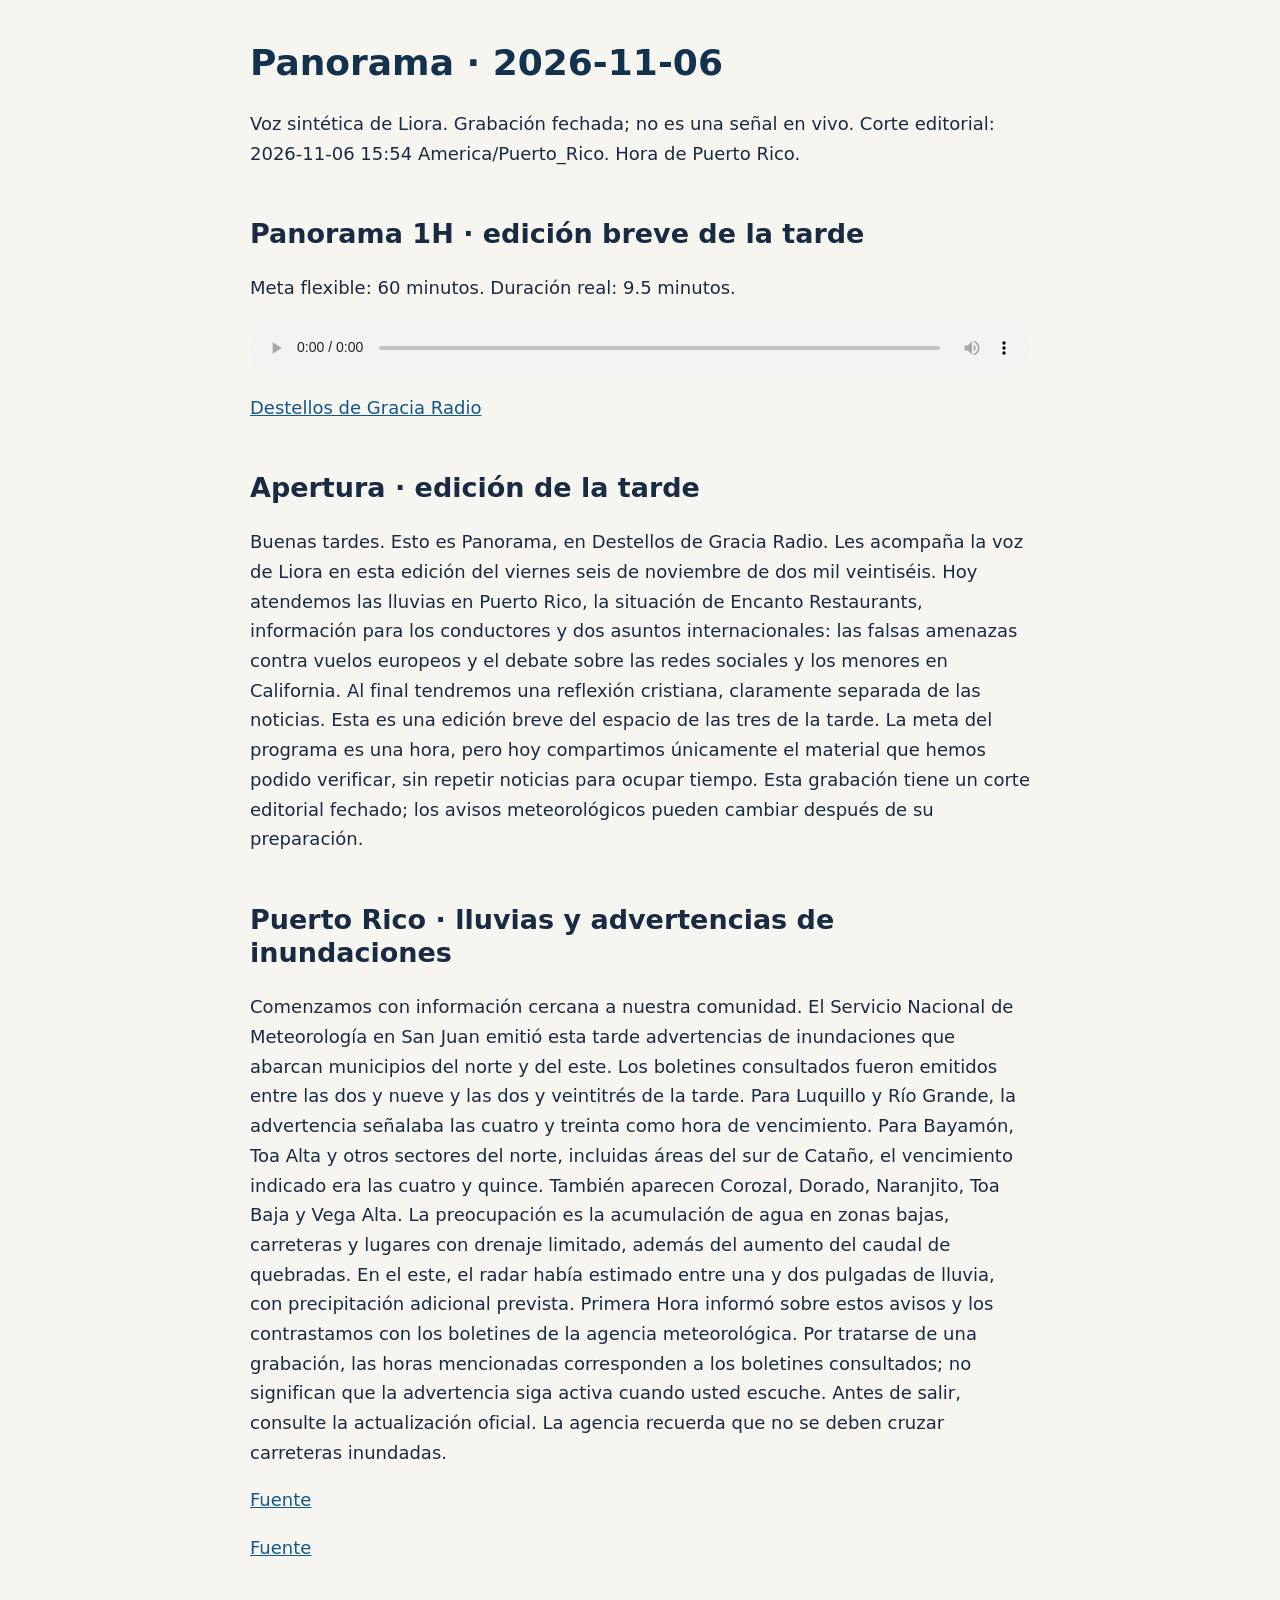
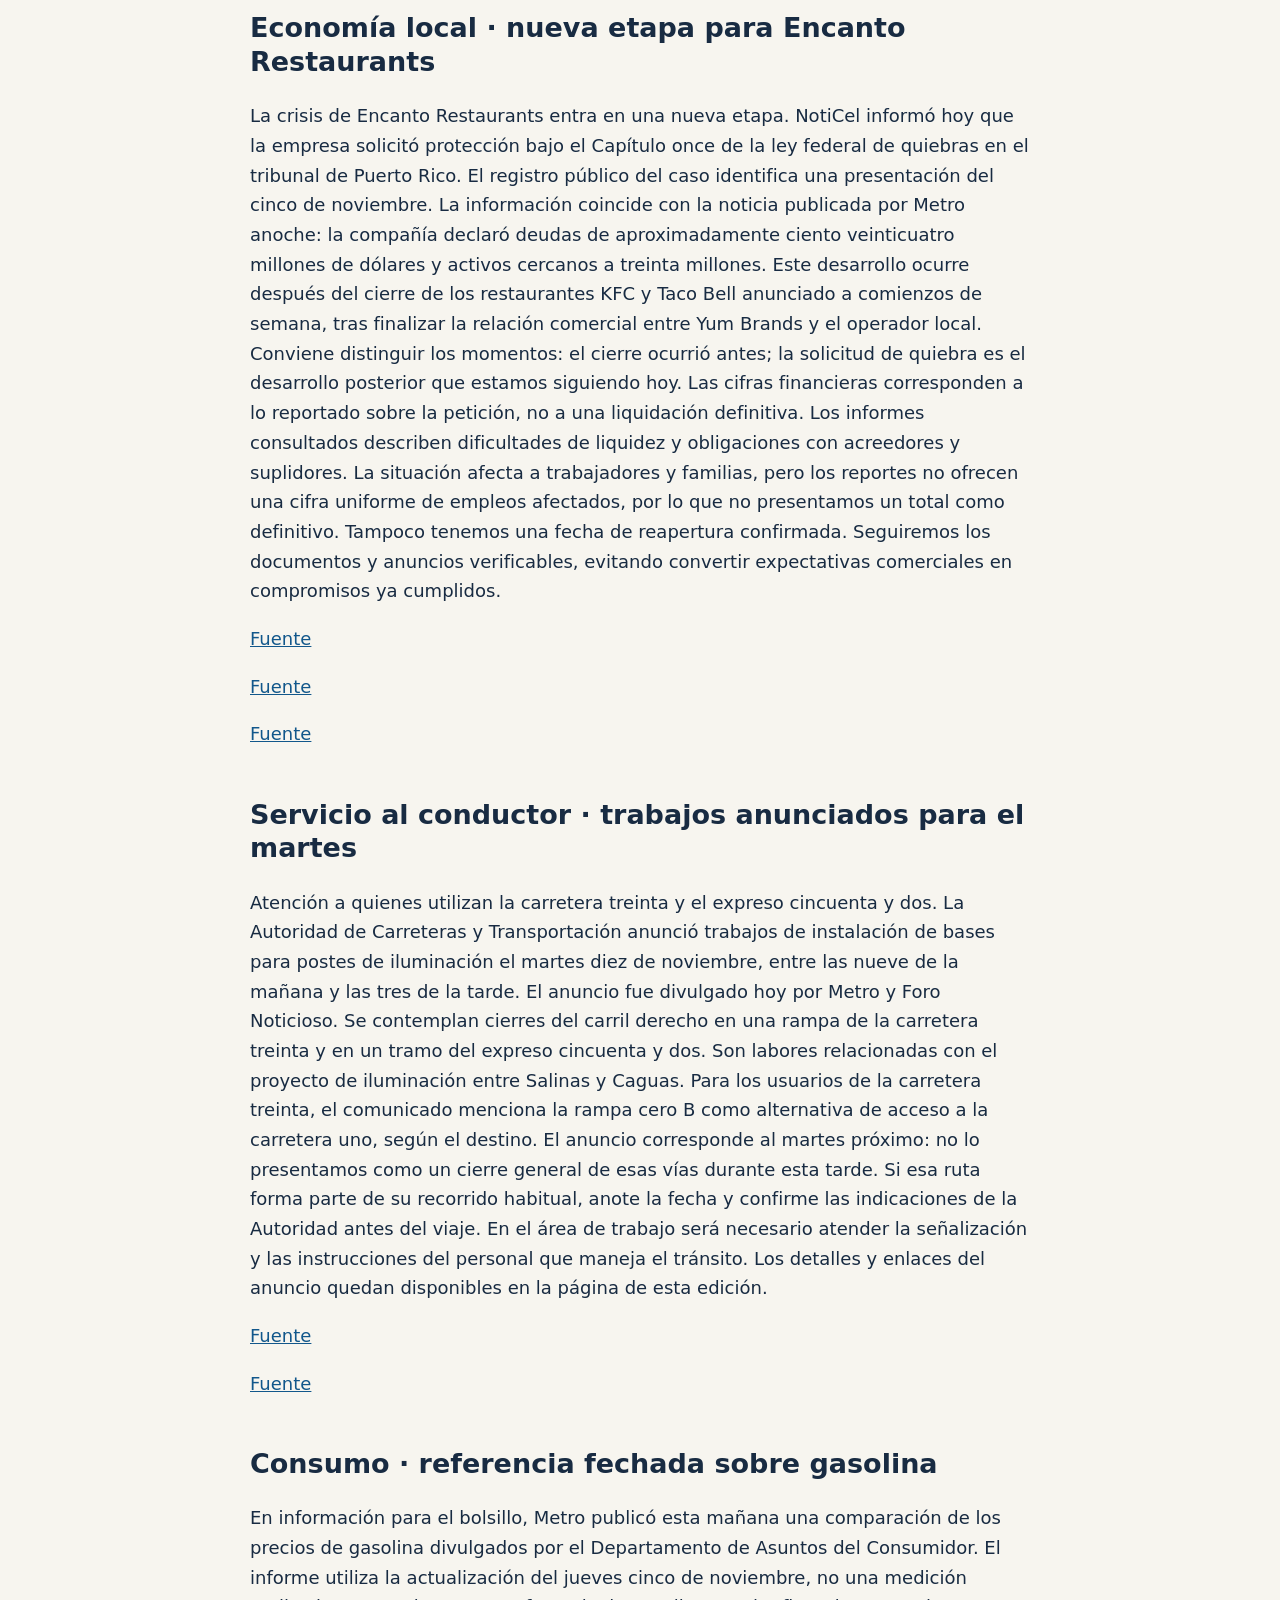
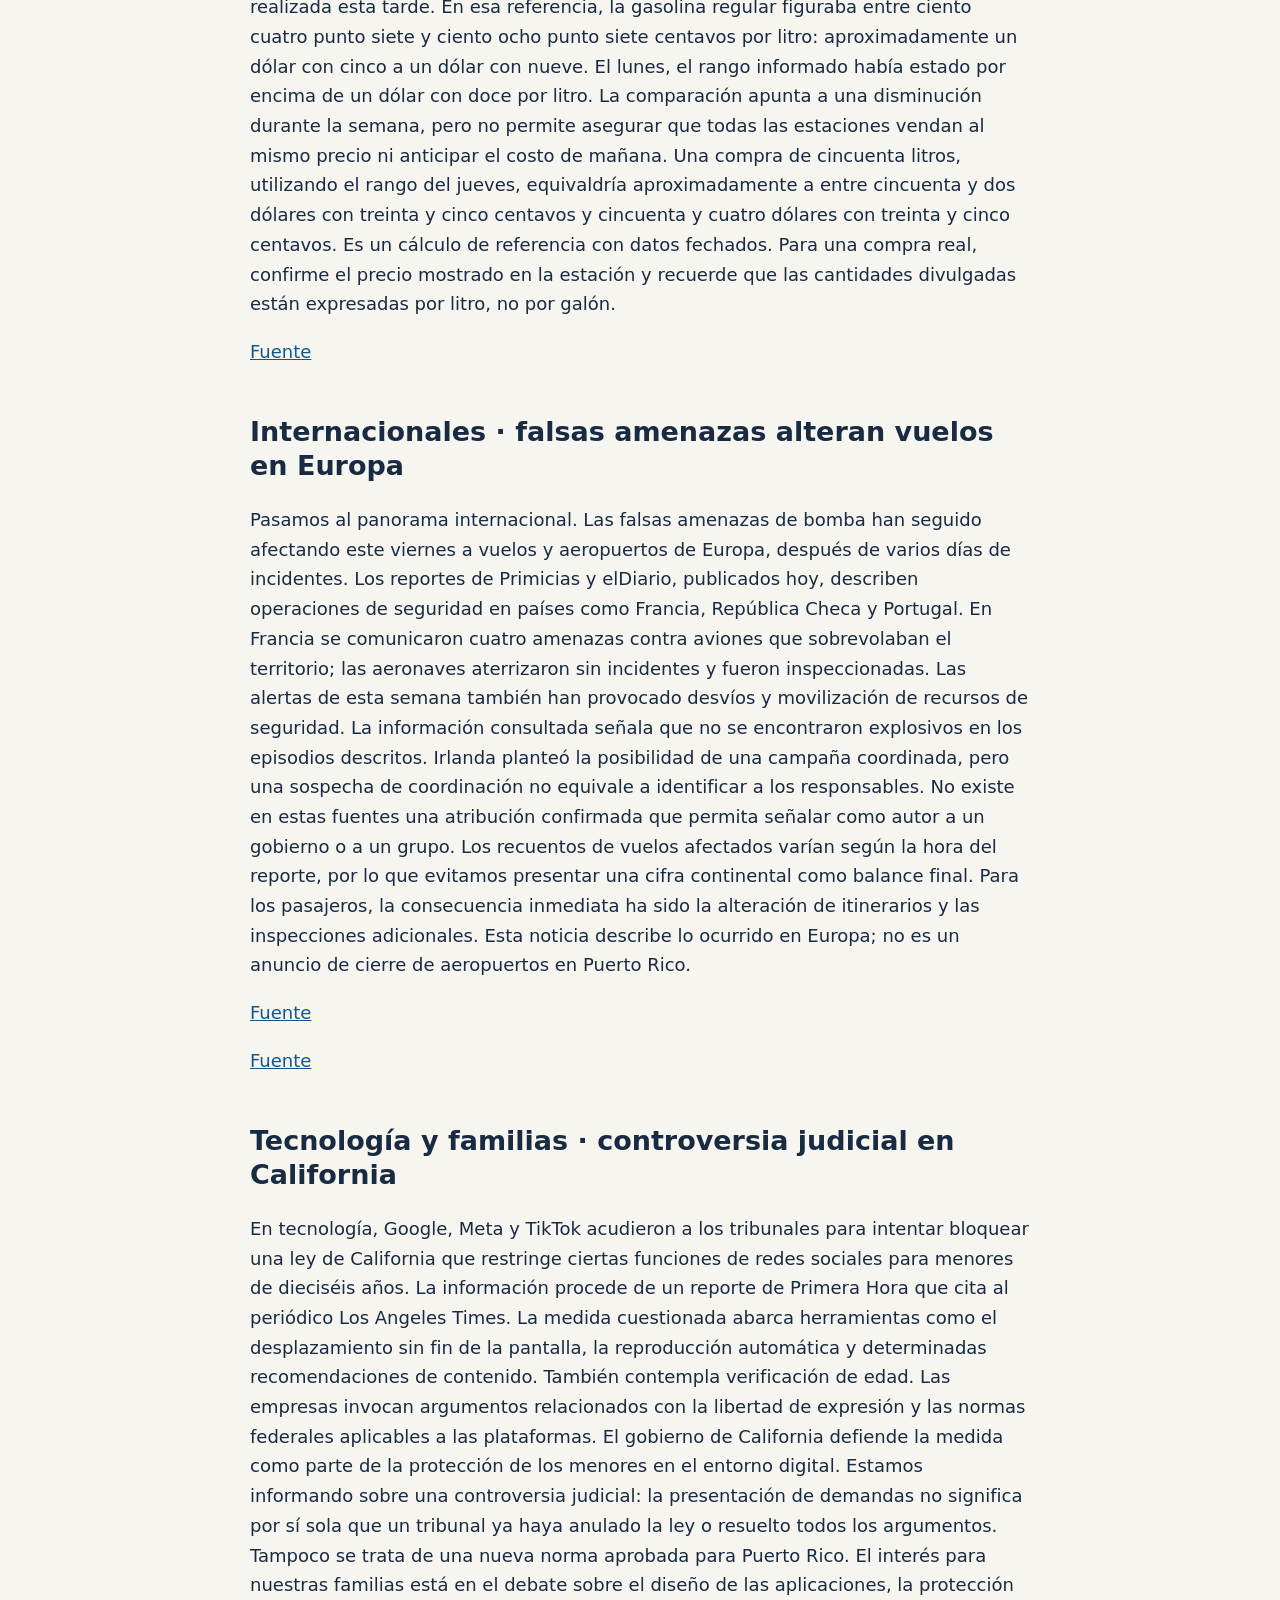
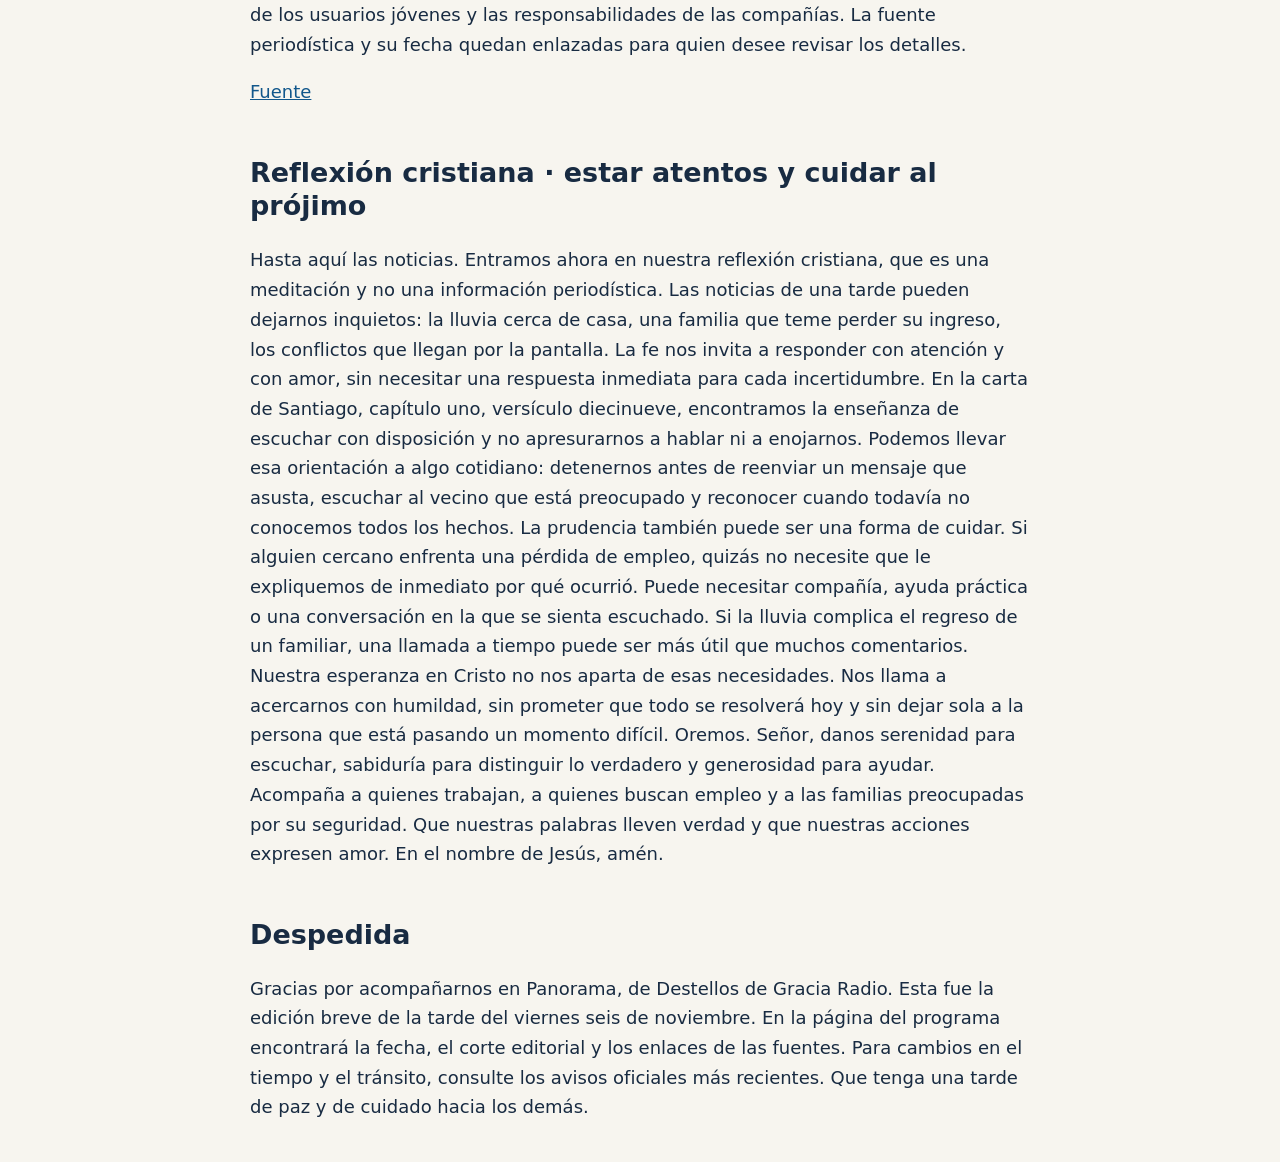
<file: panorama-diario.html>
<html lang="es"><meta charset="utf-8"><meta name="viewport" content="width=device-width,initial-scale=1"><title>Panorama 2026-11-06</title><style>body{max-width:780px;margin:40px auto;padding:0 22px;background:#f7f5ef;color:#182b42;font:18px/1.65 system-ui}h1,h2{line-height:1.25}h1{color:#12324e}h2{margin-top:1.8em}audio{width:100%}a{color:#12578b}p{overflow-wrap:anywhere}</style><body><h1>Panorama · 2026-11-06</h1><p>Voz sintética de Liora. Grabación fechada; no es una señal en vivo. Corte editorial: 2026-11-06 15:54 America/Puerto_Rico. Hora de Puerto Rico.</p><h2>Panorama 1H · edición breve de la tarde</h2><p>Meta flexible: 60 minutos. Duración real: 9.5 minutos.</p><audio controls preload="metadata" src="panorama-diario.m4a?v=2026-11-06-p15"></audio><p><a href="./">Destellos de Gracia Radio</a></p><h2>Apertura · edición de la tarde</h2><p>Buenas tardes. Esto es Panorama, en Destellos de Gracia Radio. Les acompaña la voz de Liora en esta edición del viernes seis de noviembre de dos mil veintiséis. Hoy atendemos las lluvias en Puerto Rico, la situación de Encanto Restaurants, información para los conductores y dos asuntos internacionales: las falsas amenazas contra vuelos europeos y el debate sobre las redes sociales y los menores en California. Al final tendremos una reflexión cristiana, claramente separada de las noticias. Esta es una edición breve del espacio de las tres de la tarde. La meta del programa es una hora, pero hoy compartimos únicamente el material que hemos podido verificar, sin repetir noticias para ocupar tiempo. Esta grabación tiene un corte editorial fechado; los avisos meteorológicos pueden cambiar después de su preparación.</p><h2>Puerto Rico · lluvias y advertencias de inundaciones</h2><p>Comenzamos con información cercana a nuestra comunidad. El Servicio Nacional de Meteorología en San Juan emitió esta tarde advertencias de inundaciones que abarcan municipios del norte y del este. Los boletines consultados fueron emitidos entre las dos y nueve y las dos y veintitrés de la tarde. Para Luquillo y Río Grande, la advertencia señalaba las cuatro y treinta como hora de vencimiento. Para Bayamón, Toa Alta y otros sectores del norte, incluidas áreas del sur de Cataño, el vencimiento indicado era las cuatro y quince. También aparecen Corozal, Dorado, Naranjito, Toa Baja y Vega Alta. La preocupación es la acumulación de agua en zonas bajas, carreteras y lugares con drenaje limitado, además del aumento del caudal de quebradas. En el este, el radar había estimado entre una y dos pulgadas de lluvia, con precipitación adicional prevista. Primera Hora informó sobre estos avisos y los contrastamos con los boletines de la agencia meteorológica. Por tratarse de una grabación, las horas mencionadas corresponden a los boletines consultados; no significan que la advertencia siga activa cuando usted escuche. Antes de salir, consulte la actualización oficial. La agencia recuerda que no se deben cruzar carreteras inundadas.</p><p><a href="https://api.weather.gov/alerts/active?area=PR">Fuente</a></p><p><a href="https://www.primerahora.com/noticias/el-tiempo/notas/emiten-advertencias-de-inundaciones-para-10-municipios-por-fuertes-lluvias/">Fuente</a></p><h2>Economía local · nueva etapa para Encanto Restaurants</h2><p>La crisis de Encanto Restaurants entra en una nueva etapa. NotiCel informó hoy que la empresa solicitó protección bajo el Capítulo once de la ley federal de quiebras en el tribunal de Puerto Rico. El registro público del caso identifica una presentación del cinco de noviembre. La información coincide con la noticia publicada por Metro anoche: la compañía declaró deudas de aproximadamente ciento veinticuatro millones de dólares y activos cercanos a treinta millones. Este desarrollo ocurre después del cierre de los restaurantes KFC y Taco Bell anunciado a comienzos de semana, tras finalizar la relación comercial entre Yum Brands y el operador local. Conviene distinguir los momentos: el cierre ocurrió antes; la solicitud de quiebra es el desarrollo posterior que estamos siguiendo hoy. Las cifras financieras corresponden a lo reportado sobre la petición, no a una liquidación definitiva. Los informes consultados describen dificultades de liquidez y obligaciones con acreedores y suplidores. La situación afecta a trabajadores y familias, pero los reportes no ofrecen una cifra uniforme de empleos afectados, por lo que no presentamos un total como definitivo. Tampoco tenemos una fecha de reapertura confirmada. Seguiremos los documentos y anuncios verificables, evitando convertir expectativas comerciales en compromisos ya cumplidos.</p><p><a href="https://noticel.com/ultima-hora/20261106/encanto-restaurants-se-declara-en-quiebra/">Fuente</a></p><p><a href="https://www.bkalerts.com/recent-bankruptcy-cases/puerto-rico-bankruptcy-court/3%3A26-bk-05345/bankruptcy-case-encanto-restaurants-inc">Fuente</a></p><p><a href="https://metroworldnews-mwnpuertorico-prod.cdn.arcpublishing.com/noticias/2026/11/06/historico-colapso-encanto-restaurants-se-acoge-a-la-quiebra-tras-el-cierre-fulminante-de-kfc-y-taco-bell-en-puerto-rico/">Fuente</a></p><h2>Servicio al conductor · trabajos anunciados para el martes</h2><p>Atención a quienes utilizan la carretera treinta y el expreso cincuenta y dos. La Autoridad de Carreteras y Transportación anunció trabajos de instalación de bases para postes de iluminación el martes diez de noviembre, entre las nueve de la mañana y las tres de la tarde. El anuncio fue divulgado hoy por Metro y Foro Noticioso. Se contemplan cierres del carril derecho en una rampa de la carretera treinta y en un tramo del expreso cincuenta y dos. Son labores relacionadas con el proyecto de iluminación entre Salinas y Caguas. Para los usuarios de la carretera treinta, el comunicado menciona la rampa cero B como alternativa de acceso a la carretera uno, según el destino. El anuncio corresponde al martes próximo: no lo presentamos como un cierre general de esas vías durante esta tarde. Si esa ruta forma parte de su recorrido habitual, anote la fecha y confirme las indicaciones de la Autoridad antes del viaje. En el área de trabajo será necesario atender la señalización y las instrucciones del personal que maneja el tránsito. Los detalles y enlaces del anuncio quedan disponibles en la página de esta edición.</p><p><a href="https://www.metro.pr/noticias/2026/11/06/cerraran-carriles-de-la-pr-52-y-pr-30-durante-seis-horas-por-trabajos-de-iluminacion/">Fuente</a></p><p><a href="https://foronoticioso.com/continua-la-instalacion-de-bases-para-postes-en-la-pr-52-y-pr-30-de-salinas-a-caguas/">Fuente</a></p><h2>Consumo · referencia fechada sobre gasolina</h2><p>En información para el bolsillo, Metro publicó esta mañana una comparación de los precios de gasolina divulgados por el Departamento de Asuntos del Consumidor. El informe utiliza la actualización del jueves cinco de noviembre, no una medición realizada esta tarde. En esa referencia, la gasolina regular figuraba entre ciento cuatro punto siete y ciento ocho punto siete centavos por litro: aproximadamente un dólar con cinco a un dólar con nueve. El lunes, el rango informado había estado por encima de un dólar con doce por litro. La comparación apunta a una disminución durante la semana, pero no permite asegurar que todas las estaciones vendan al mismo precio ni anticipar el costo de mañana. Una compra de cincuenta litros, utilizando el rango del jueves, equivaldría aproximadamente a entre cincuenta y dos dólares con treinta y cinco centavos y cincuenta y cuatro dólares con treinta y cinco centavos. Es un cálculo de referencia con datos fechados. Para una compra real, confirme el precio mostrado en la estación y recuerde que las cantidades divulgadas están expresadas por litro, no por galón.</p><p><a href="https://metroworldnews-mwnpuertorico-prod.cdn.arcpublishing.com/noticias/2026/11/06/baja-la-gasolina-tras-el-alza-de-principios-de-semana/">Fuente</a></p><h2>Internacionales · falsas amenazas alteran vuelos en Europa</h2><p>Pasamos al panorama internacional. Las falsas amenazas de bomba han seguido afectando este viernes a vuelos y aeropuertos de Europa, después de varios días de incidentes. Los reportes de Primicias y elDiario, publicados hoy, describen operaciones de seguridad en países como Francia, República Checa y Portugal. En Francia se comunicaron cuatro amenazas contra aviones que sobrevolaban el territorio; las aeronaves aterrizaron sin incidentes y fueron inspeccionadas. Las alertas de esta semana también han provocado desvíos y movilización de recursos de seguridad. La información consultada señala que no se encontraron explosivos en los episodios descritos. Irlanda planteó la posibilidad de una campaña coordinada, pero una sospecha de coordinación no equivale a identificar a los responsables. No existe en estas fuentes una atribución confirmada que permita señalar como autor a un gobierno o a un grupo. Los recuentos de vuelos afectados varían según la hora del reporte, por lo que evitamos presentar una cifra continental como balance final. Para los pasajeros, la consecuencia inmediata ha sido la alteración de itinerarios y las inspecciones adicionales. Esta noticia describe lo ocurrido en Europa; no es un anuncio de cierre de aeropuertos en Puerto Rico.</p><p><a href="https://www.primicias.ec/internacional/europa-falsas-amenazas-bomba-vuelos-praga-roma-paris-rusia-ataques-136577/">Fuente</a></p><p><a href="https://www.eldiario.es/internacional/continua-oleada-falsas-amenazas-bomba-aeropuertos-europeos_1_13643832.html">Fuente</a></p><h2>Tecnología y familias · controversia judicial en California</h2><p>En tecnología, Google, Meta y TikTok acudieron a los tribunales para intentar bloquear una ley de California que restringe ciertas funciones de redes sociales para menores de dieciséis años. La información procede de un reporte de Primera Hora que cita al periódico Los Angeles Times. La medida cuestionada abarca herramientas como el desplazamiento sin fin de la pantalla, la reproducción automática y determinadas recomendaciones de contenido. También contempla verificación de edad. Las empresas invocan argumentos relacionados con la libertad de expresión y las normas federales aplicables a las plataformas. El gobierno de California defiende la medida como parte de la protección de los menores en el entorno digital. Estamos informando sobre una controversia judicial: la presentación de demandas no significa por sí sola que un tribunal ya haya anulado la ley o resuelto todos los argumentos. Tampoco se trata de una nueva norma aprobada para Puerto Rico. El interés para nuestras familias está en el debate sobre el diseño de las aplicaciones, la protección de los usuarios jóvenes y las responsabilidades de las compañías. La fuente periodística y su fecha quedan enlazadas para quien desee revisar los detalles.</p><p><a href="https://www.primerahora.com/noticias/estados-unidos/notas/google-meta-y-tiktok-demandan-a-california-para-frenar-ley-que-restringe-su-uso-a-menores/">Fuente</a></p><h2>Reflexión cristiana · estar atentos y cuidar al prójimo</h2><p>Hasta aquí las noticias. Entramos ahora en nuestra reflexión cristiana, que es una meditación y no una información periodística. Las noticias de una tarde pueden dejarnos inquietos: la lluvia cerca de casa, una familia que teme perder su ingreso, los conflictos que llegan por la pantalla. La fe nos invita a responder con atención y con amor, sin necesitar una respuesta inmediata para cada incertidumbre. En la carta de Santiago, capítulo uno, versículo diecinueve, encontramos la enseñanza de escuchar con disposición y no apresurarnos a hablar ni a enojarnos. Podemos llevar esa orientación a algo cotidiano: detenernos antes de reenviar un mensaje que asusta, escuchar al vecino que está preocupado y reconocer cuando todavía no conocemos todos los hechos. La prudencia también puede ser una forma de cuidar. Si alguien cercano enfrenta una pérdida de empleo, quizás no necesite que le expliquemos de inmediato por qué ocurrió. Puede necesitar compañía, ayuda práctica o una conversación en la que se sienta escuchado. Si la lluvia complica el regreso de un familiar, una llamada a tiempo puede ser más útil que muchos comentarios. Nuestra esperanza en Cristo no nos aparta de esas necesidades. Nos llama a acercarnos con humildad, sin prometer que todo se resolverá hoy y sin dejar sola a la persona que está pasando un momento difícil. Oremos. Señor, danos serenidad para escuchar, sabiduría para distinguir lo verdadero y generosidad para ayudar. Acompaña a quienes trabajan, a quienes buscan empleo y a las familias preocupadas por su seguridad. Que nuestras palabras lleven verdad y que nuestras acciones expresen amor. En el nombre de Jesús, amén.</p><h2>Despedida</h2><p>Gracias por acompañarnos en Panorama, de Destellos de Gracia Radio. Esta fue la edición breve de la tarde del viernes seis de noviembre. En la página del programa encontrará la fecha, el corte editorial y los enlaces de las fuentes. Para cambios en el tiempo y el tránsito, consulte los avisos oficiales más recientes. Que tenga una tarde de paz y de cuidado hacia los demás.</p></body></html>
</file>
<file: estilo.css>
:root{color-scheme:dark;--navy:#08192e;--gold:#e5bd70;--muted:#bbc6d5}*{box-sizing:border-box}body{margin:0;min-height:100vh;display:grid;place-items:center;padding:28px 18px;background:radial-gradient(ellipse at top,#203c5b,var(--navy) 65%);color:#f6f1e6;font-family:Georgia,serif}.radio{width:min(100%,660px);padding:clamp(26px,6vw,52px);border:1px solid #e5bd704d;border-radius:24px;background:#0b2038;box-shadow:0 24px 80px #0006}.brand{font:12px system-ui,sans-serif;letter-spacing:.25em;text-transform:uppercase;color:var(--gold)}.mark{font-size:40px;color:var(--gold);margin:22px 0 12px}h1{font-weight:400;font-size:clamp(32px,7vw,46px);line-height:1.1;margin:0 0 16px}p{font:16px/1.65 system-ui,sans-serif;color:var(--muted)}.line{height:1px;background:linear-gradient(90deg,var(--gold),transparent);margin:28px 0}.picker{display:block;font:600 15px system-ui,sans-serif;color:var(--gold);margin-bottom:12px}input{display:block;max-width:100%;font:14px system-ui,sans-serif;color:var(--muted)}input::file-selector-button,button{border:0;border-radius:10px;background:var(--gold);color:#10243a;padding:13px 18px;font:600 14px system-ui,sans-serif;cursor:pointer;margin-right:10px}input:focus-visible,button:focus-visible,audio:focus-visible{outline:3px solid white;outline-offset:5px}.track{margin:28px 0 6px;overflow-wrap:anywhere;color:#fff;font:600 18px/1.5 system-ui,sans-serif}audio{width:100%;margin:16px 0}#status{font-size:14px;min-height:24px}.note{font-size:12px;margin-top:25px;color:#aab8ca}footer{margin-top:30px;color:var(--gold);font:12px system-ui,sans-serif;letter-spacing:.08em}

.radio{width:min(100%,850px)}.controls{display:flex;gap:10px;flex-wrap:wrap}.controls button{margin:0}button:disabled{opacity:.4;cursor:default}.search{width:100%;padding:14px;border:1px solid #e5bd7055;border-radius:10px;background:#08192e;color:white;margin:12px 0}.library{list-style:none;padding:0;max-height:420px;overflow:auto;border-top:1px solid #ffffff22}.library li{border-bottom:1px solid #ffffff16}.library button{width:100%;text-align:left;background:transparent;color:#dce4ef;border-radius:0;margin:0;font-weight:400;line-height:1.5}.library button[aria-current="true"]{color:var(--gold);background:#e5bd7014;border-left:3px solid var(--gold)}.options{display:flex;gap:10px;align-items:center;font:14px system-ui;color:var(--muted);margin-top:20px}.options input{width:18px;height:18px}.count{font:13px system-ui;color:var(--muted)}details{margin-top:24px;font:14px system-ui;color:var(--muted)}details input{margin-top:15px}
.program-slot{padding:16px 0;border-bottom:1px solid #ffffff22;font:14px system-ui}.program-slot h3{font-size:16px;color:var(--gold)}.program-slot label{display:flex;align-items:center;gap:10px;margin:12px 0}.program-slot input[type=date]{padding:8px;background:#08192e;color:white;border:1px solid #ffffff44;border-radius:6px}.program-slot input[type=file]{margin-top:12px}h2{font-weight:400}summary{cursor:pointer}
.radio{width:min(100%,900px)}h2{color:var(--gold)}select,input[type=date]{padding:10px;background:#10243a;color:#fff;border:1px solid #e5bd7066;border-radius:8px;font:15px system-ui}.upload-row{display:flex;gap:12px;flex-wrap:wrap;margin:14px 0}.upload-row label{font:14px/1.5 system-ui;display:grid;gap:5px}button{margin-bottom:10px}a{color:var(--gold)}.small{font-size:13px}.badge{font:12px system-ui;color:var(--gold);letter-spacing:.08em}.log{font:13px/1.6 system-ui;max-height:140px;overflow:auto}.options{display:flex;align-items:center;gap:10px;font:14px system-ui;margin:12px 0}.options input{width:18px;height:18px}.program-slot{padding:15px 0}.pill{border:1px solid #e5bd7044;padding:14px;border-radius:12px;background:#112a43}.library{max-height:320px}.library button{margin-bottom:0}.note{font:13px/1.6 system-ui}.status{font:14px/1.6 system-ui;min-height:24px}
</file>
